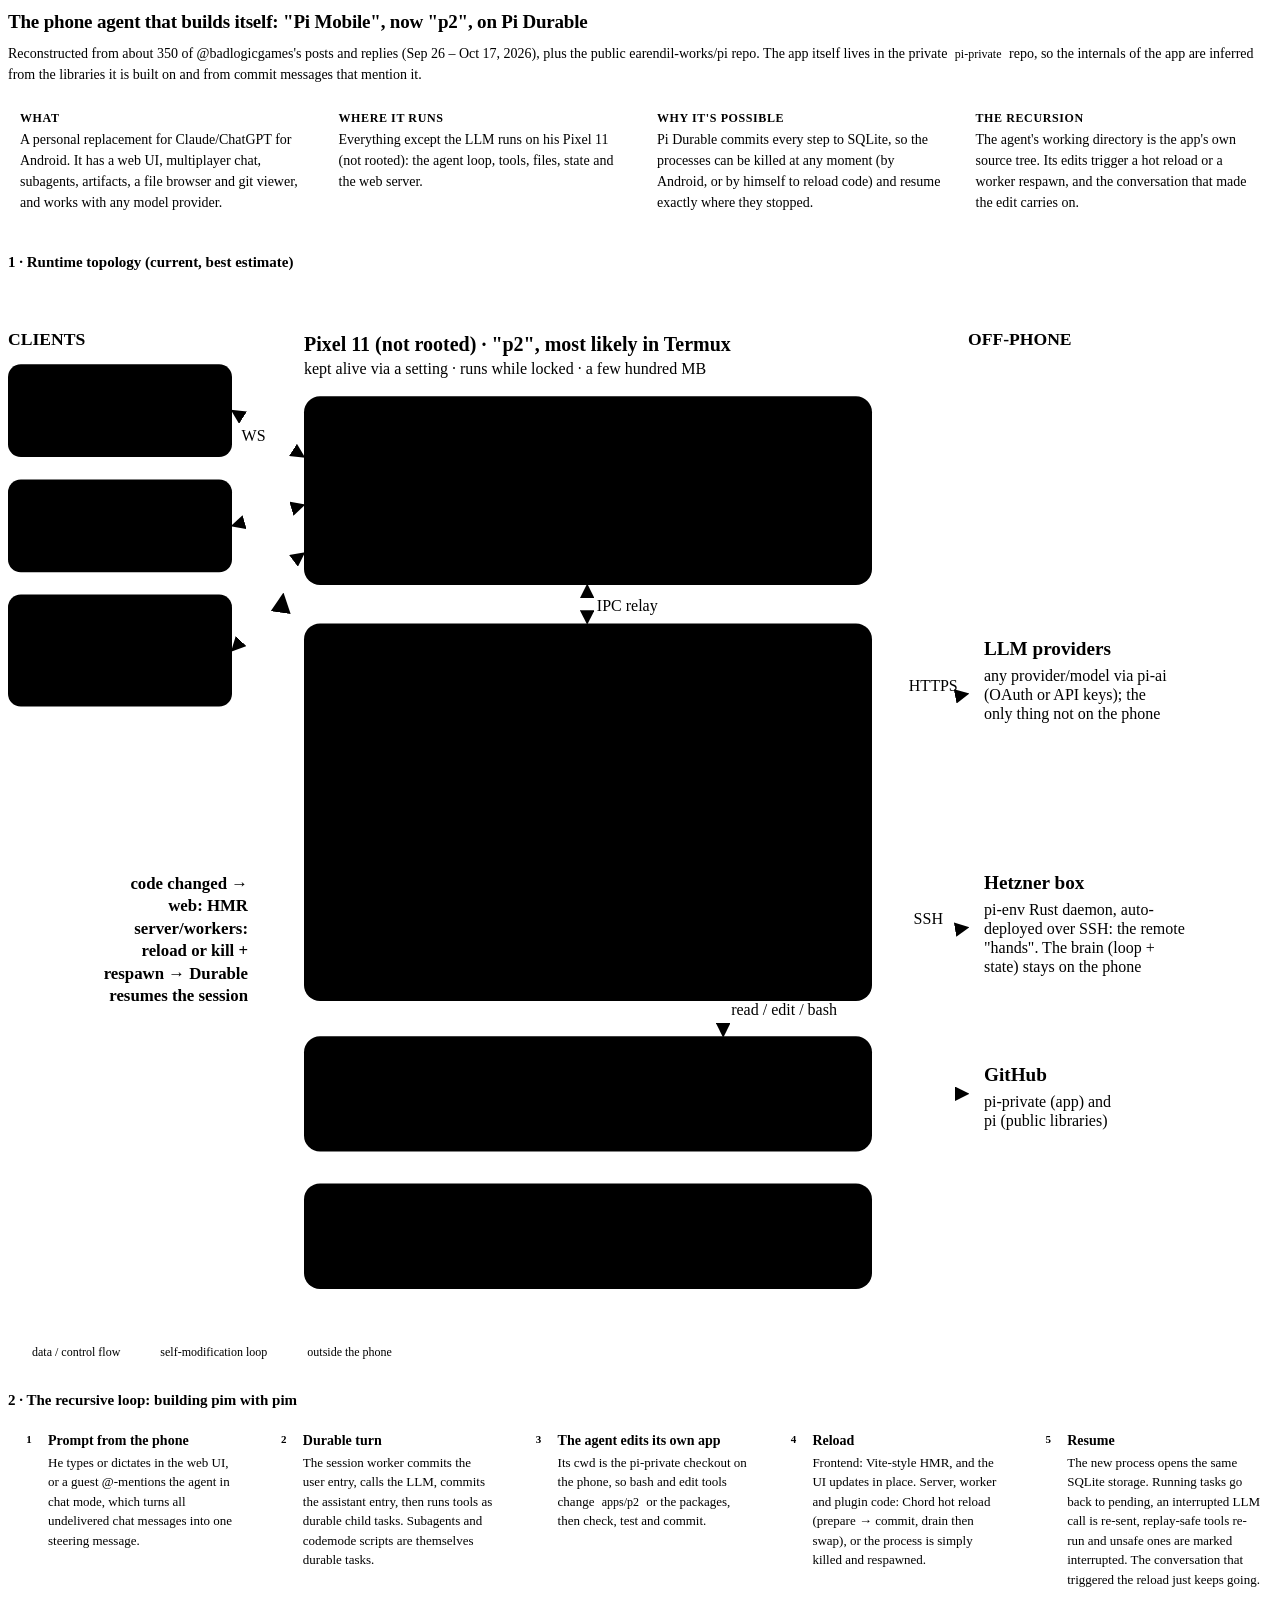
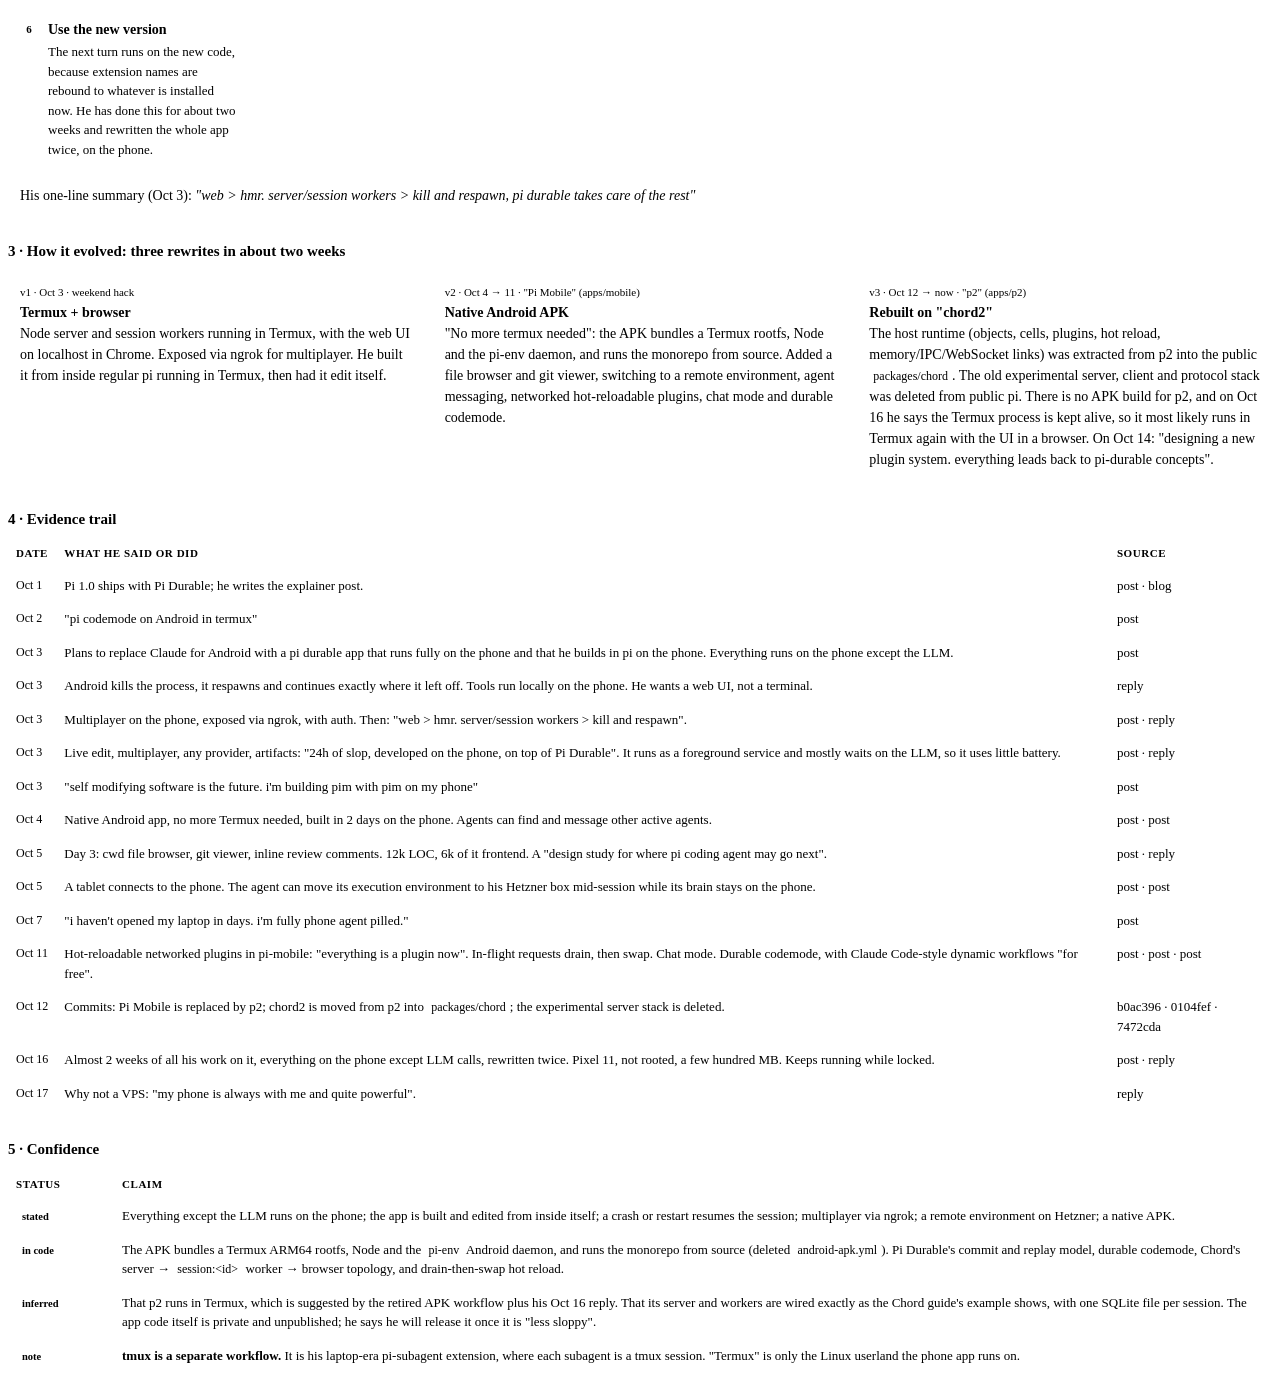
<file: docs/research/pages/01-mario-pi-mobile-architecture.html>
<!doctype html>
<html>
<head>
<meta charset="utf-8">
<meta name="viewport" content="width=device-width, initial-scale=1">
<title>Mario Zechner's phone agent: architecture</title>
<style>
  :root { --gap: 14px; }
  body { font-family: var(--font-sans); color: var(--foreground); line-height: 1.5; font-size: 14px; }
  .wrap { max-width: 100%; }
  h2 { font-size: 19px; margin: 4px 0 4px; letter-spacing: -0.01em; }
  h3 { font-size: 15px; margin: 28px 0 8px; }
  p { margin: 6px 0; }
  .lede { color: var(--muted-foreground); margin-bottom: 14px; }
  a { color: var(--accent); text-decoration: none; }
  a:hover { text-decoration: underline; }
  code { font-family: var(--font-mono); font-size: 12px; background: var(--code-background); color: var(--code-foreground); padding: 1px 4px; border-radius: 4px; }

  .tldr { display: grid; grid-template-columns: repeat(auto-fit, minmax(150px, 1fr)); gap: 10px; margin: 12px 0 4px; }
  .tldr div { border: 1px solid var(--border); border-radius: var(--radius); padding: 10px 12px; }
  .tldr b { display: block; font-size: 12px; text-transform: uppercase; letter-spacing: .05em; color: var(--muted-foreground); margin-bottom: 2px; }

  .diagram { overflow-x: auto; margin: 6px 0 0; }
  .diagram svg { display: block; min-width: 700px; width: 100%; height: auto; }
  svg text { font-family: var(--font-sans); fill: var(--foreground); }
  svg .mono { font-family: var(--font-mono); }
  svg .muted { fill: var(--muted-foreground); }
  svg .phone { fill: none; stroke: var(--foreground); stroke-width: 1.6; }
  svg .box { fill: var(--card); stroke: var(--border); stroke-width: 1.2; }
  svg .hot { fill: var(--accent-surface); stroke: var(--accent); stroke-width: 1.2; }
  svg .ext { fill: none; stroke: var(--muted-foreground); stroke-width: 1.1; stroke-dasharray: 4 3; }
  svg .chip { fill: var(--secondary); stroke: none; }
  svg .chiptext { font-size: 10px; fill: var(--secondary-foreground); }
  svg .line { stroke: var(--muted-foreground); stroke-width: 1.3; fill: none; }
  svg .loop { stroke: var(--accent); stroke-width: 1.8; fill: none; stroke-dasharray: 6 4; }
  svg .lbl { font-size: 10px; fill: var(--muted-foreground); }
  svg .lblhot { font-size: 10.5px; fill: var(--accent); font-weight: 600; }
  .legend { display: flex; flex-wrap: wrap; gap: 16px; font-size: 12px; color: var(--muted-foreground); margin: 6px 0 0; }
  .legend span::before { content: ""; display: inline-block; width: 18px; height: 0; vertical-align: middle; margin-right: 6px; border-top: 2px solid var(--muted-foreground); }
  .legend .l-loop::before { border-top: 2px dashed var(--accent); }
  .legend .l-ext::before { border-top: 1.5px dashed var(--muted-foreground); }

  .loopgrid { display: grid; grid-template-columns: repeat(auto-fit, minmax(210px, 1fr)); gap: 10px; counter-reset: step; }
  .step { border: 1px solid var(--border); border-radius: var(--radius); padding: 10px 12px 10px 40px; position: relative; }
  .step::before { counter-increment: step; content: counter(step); position: absolute; left: 11px; top: 10px; width: 20px; height: 20px; border-radius: 50%; background: var(--accent); color: var(--accent-foreground); font-size: 11px; font-weight: 700; display: grid; place-items: center; }
  .step b { display: block; }
  .step p { margin: 2px 0 0; font-size: 13px; color: var(--muted-foreground); }

  table { width: 100%; border-collapse: collapse; font-size: 13px; }
  th, td { text-align: left; vertical-align: top; padding: 7px 8px; border-bottom: 1px solid var(--border); }
  th { font-size: 11px; text-transform: uppercase; letter-spacing: .05em; color: var(--muted-foreground); font-weight: 600; }
  td.when { white-space: nowrap; font-family: var(--font-mono); font-size: 12px; color: var(--muted-foreground); }
  .tag { display: inline-block; font-size: 10.5px; font-weight: 600; padding: 1px 6px; border-radius: 999px; white-space: nowrap; }
  .fact { color: var(--success); border: 1px solid var(--success); }
  .infer { background: var(--warning-surface); color: var(--warning); border: 1px solid var(--warning); }
  .q { color: var(--muted-foreground); font-style: italic; }
  .versions { display: grid; grid-template-columns: repeat(auto-fit, minmax(200px, 1fr)); gap: 10px; }
  .versions div { border: 1px solid var(--border); border-radius: var(--radius); padding: 10px 12px; }
  .versions .v { font-family: var(--font-mono); font-size: 11px; color: var(--muted-foreground); }
  .note { border-left: 3px solid var(--accent); padding: 6px 12px; margin: 10px 0; color: var(--muted-foreground); }
</style>
</head>
<body>
<div class="wrap">

<h2>The phone agent that builds itself: "Pi Mobile", now "p2", on Pi Durable</h2>
<p class="lede">Reconstructed from about 350 of <a href="https://x.com/badlogicgames">@badlogicgames</a>'s posts and replies (Sep 26 – Oct 17, 2026), plus the public <a href="https://github.com/earendil-works/pi">earendil-works/pi</a> repo. The app itself lives in the private <code>pi-private</code> repo, so the internals of the app are inferred from the libraries it is built on and from commit messages that mention it.</p>

<div class="tldr">
  <div><b>What</b>A personal replacement for Claude/ChatGPT for Android. It has a web UI, multiplayer chat, subagents, artifacts, a file browser and git viewer, and works with any model provider.</div>
  <div><b>Where it runs</b>Everything except the LLM runs on his Pixel 11 (not rooted): the agent loop, tools, files, state and the web server.</div>
  <div><b>Why it's possible</b>Pi Durable commits every step to SQLite, so the processes can be killed at any moment (by Android, or by himself to reload code) and resume exactly where they stopped.</div>
  <div><b>The recursion</b>The agent's working directory is the app's own source tree. Its edits trigger a hot reload or a worker respawn, and the conversation that made the edit carries on.</div>
</div>

<h3>1 · Runtime topology (current, best estimate)</h3>
<div class="diagram">
<svg viewBox="0 0 790 660" role="img" aria-label="Architecture diagram">
  <defs>
    <marker id="a" viewBox="0 0 10 10" refX="9" refY="5" markerWidth="7" markerHeight="7" orient="auto-start-reverse"><path d="M0,0 L10,5 L0,10 z" fill="var(--muted-foreground)"/></marker>
    <marker id="ah" viewBox="0 0 10 10" refX="9" refY="5" markerWidth="7" markerHeight="7" orient="auto-start-reverse"><path d="M0,0 L10,5 L0,10 z" fill="var(--accent)"/></marker>
  </defs>

  <!-- Clients -->
  <text x="0" y="40" font-size="11" font-weight="700" class="muted">CLIENTS</text>
  <rect class="box" x="0" y="52" width="140" height="58" rx="8"/>
  <text x="10" y="72" font-size="12" font-weight="600">Phone UI</text>
  <text x="10" y="88" class="lbl">React web UI in a browser</text>
  <text x="10" y="100" class="lbl">(v2: inside the APK)</text>
  <rect class="box" x="0" y="124" width="140" height="58" rx="8"/>
  <text x="10" y="144" font-size="12" font-weight="600">Android tablet</text>
  <text x="10" y="160" class="lbl">same UI, connects to</text>
  <text x="10" y="172" class="lbl">the phone over the LAN</text>
  <rect class="box" x="0" y="196" width="140" height="70" rx="8"/>
  <text x="10" y="216" font-size="12" font-weight="600">Guests (Armin, …)</text>
  <text x="10" y="232" class="lbl">via an ngrok tunnel + auth</text>
  <text x="10" y="244" class="lbl">join a session, chat,</text>
  <text x="10" y="256" class="lbl">co-steer ("chat mode")</text>

  <!-- Phone -->
  <rect class="phone" x="165" y="18" width="395" height="630" rx="26"/>
  <text x="185" y="44" font-size="12.5" font-weight="700">Pixel 11 (not rooted) · "p2", most likely in Termux</text>
  <text x="185" y="58" class="lbl">kept alive via a setting · runs while locked · a few hundred MB</text>

  <!-- Server host -->
  <rect class="box" x="185" y="72" width="355" height="118" rx="10"/>
  <text x="197" y="92" font-size="12.5" font-weight="700">Chord server host (Node)</text>
  <text x="197" y="109" font-size="11">• HTTP + WebSocket, owner/guest principals from cookies</text>
  <text x="197" y="124" font-size="11">• serves the React UI (dev build with <tspan font-weight="700">HMR</tspan>)</text>
  <text x="197" y="139" font-size="11">• routes <tspan class="mono">session:&lt;id&gt;</tspan> → spawns or reuses a worker</text>
  <text x="197" y="154" font-size="11">• relays browser ↔ worker and worker ↔ worker calls</text>
  <text x="197" y="169" font-size="11">• networked plugins (server / worker / web facets),</text>
  <text x="207" y="182" font-size="11">hot reload coordinated as prepare → commit ("drain, then swap")</text>

  <!-- Workers -->
  <rect class="box" x="185" y="214" width="355" height="236" rx="10"/>
  <text x="197" y="234" font-size="12.5" font-weight="700">Session workers: one Node child per session</text>
  <text x="197" y="249" class="lbl">IPC link to the server · processLock = a single writer per storage</text>
  <rect class="hot" x="197" y="260" width="331" height="124" rx="8"/>
  <text x="209" y="279" font-size="12" font-weight="700">Pi Durable Harness</text>
  <text x="209" y="294" font-size="10.5" class="muted">conversations · immutable entries · durable tasks · docs</text>
  <rect class="chip" x="209" y="303" width="76" height="18" rx="9"/><text x="217" y="316" class="chiptext">coding tools</text>
  <rect class="chip" x="290" y="303" width="66" height="18" rx="9"/><text x="298" y="316" class="chiptext">subagents</text>
  <rect class="chip" x="361" y="303" width="132" height="18" rx="9"/><text x="369" y="316" class="chiptext">durable codemode (QuickJS)</text>
  <rect class="chip" x="209" y="326" width="112" height="18" rx="9"/><text x="217" y="339" class="chiptext">agent ↔ agent msgs</text>
  <rect class="chip" x="326" y="326" width="68" height="18" rx="9"/><text x="334" y="339" class="chiptext">chat mode</text>
  <rect class="chip" x="399" y="326" width="56" height="18" rx="9"/><text x="407" y="339" class="chiptext">artifacts</text>
  <rect class="chip" x="460" y="326" width="56" height="18" rx="9"/><text x="468" y="339" class="chiptext">MCP</text>
  <text x="209" y="362" font-size="10.5" class="muted">each turn, tool result and doc change is committed</text>
  <text x="209" y="375" font-size="10.5" class="muted">before it is shown; stream partials → <tspan class="mono">pi.live</tspan> (~100 ms)</text>
  <rect class="box" x="197" y="394" width="160" height="44" rx="8"/>
  <text x="207" y="412" font-size="11.5" font-weight="600">SQLite (WAL)</text>
  <text x="207" y="427" class="lbl">one storage per session</text>
  <rect class="box" x="367" y="394" width="161" height="44" rx="8"/>
  <text x="377" y="412" font-size="11.5" font-weight="600">ExecutionEnv</text>
  <text x="377" y="427" class="lbl">local cwd | remote (switchable)</text>

  <!-- Source tree -->
  <rect class="hot" x="185" y="472" width="355" height="72" rx="10"/>
  <text x="197" y="492" font-size="12.5" font-weight="700">The app's own source: pi-private monorepo</text>
  <text x="197" y="508" font-size="11"><tspan class="mono">apps/p2</tspan> + <tspan class="mono">packages/*</tspan> (run from source)</text>
  <text x="197" y="523" font-size="11">= the agent's cwd · browsable in the UI (files, git)</text>
  <text x="197" y="537" class="lbl">git push → GitHub (pi-private, shared parts synced to pi)</text>

  <!-- Runtime bar -->
  <rect class="box" x="185" y="564" width="355" height="66" rx="10"/>
  <text x="197" y="584" font-size="12" font-weight="700">Linux userland: Termux (Node, git, bash, …)</text>
  <text x="197" y="600" font-size="11">v2 "Pi Mobile" APK bundled the same thing itself:</text>
  <text x="197" y="614" font-size="11">Termux rootfs + Node + <tspan class="mono">pi-env-android-arm64</tspan> daemon</text>

  <!-- Right side externals -->
  <text x="600" y="40" font-size="11" font-weight="700" class="muted">OFF-PHONE</text>
  <rect class="ext" x="600" y="214" width="180" height="78" rx="8"/>
  <text x="610" y="234" font-size="12" font-weight="600">LLM providers</text>
  <text x="610" y="250" class="lbl">any provider/model via pi-ai</text>
  <text x="610" y="262" class="lbl">(OAuth or API keys); the</text>
  <text x="610" y="274" class="lbl">only thing not on the phone</text>
  <rect class="ext" x="600" y="360" width="180" height="88" rx="8"/>
  <text x="610" y="380" font-size="12" font-weight="600">Hetzner box</text>
  <text x="610" y="396" class="lbl">pi-env Rust daemon, auto-</text>
  <text x="610" y="408" class="lbl">deployed over SSH: the remote</text>
  <text x="610" y="420" class="lbl">"hands". The brain (loop +</text>
  <text x="610" y="432" class="lbl">state) stays on the phone</text>
  <rect class="ext" x="600" y="480" width="180" height="56" rx="8"/>
  <text x="610" y="500" font-size="12" font-weight="600">GitHub</text>
  <text x="610" y="516" class="lbl">pi-private (app) and</text>
  <text x="610" y="528" class="lbl">pi (public libraries)</text>

  <!-- Arrows: clients to server -->
  <path class="line" d="M140 81 L185 110" marker-end="url(#a)" marker-start="url(#a)"/>
  <path class="line" d="M140 153 L185 140" marker-end="url(#a)" marker-start="url(#a)"/>
  <path class="line" d="M140 231 C160 210 165 185 185 170" marker-end="url(#a)" marker-start="url(#a)"/>
  <text x="146" y="100" class="lbl">WS</text>
  <!-- server to workers -->
  <path class="line" d="M362 190 L362 214" marker-end="url(#a)" marker-start="url(#a)"/>
  <text x="368" y="206" class="lbl">IPC relay</text>
  <!-- workers to LLM -->
  <path class="line" d="M540 270 L600 258" marker-end="url(#a)"/>
  <text x="563" y="256" class="lbl">HTTPS</text>
  <!-- env to hetzner -->
  <path class="line" d="M528 416 L600 404" marker-end="url(#a)"/>
  <text x="566" y="402" class="lbl">SSH</text>
  <!-- env to source (local) -->
  <path class="line" d="M447 438 L447 472" marker-end="url(#a)"/>
  <text x="452" y="459" class="lbl">read / edit / bash</text>
  <!-- source to github -->
  <path class="line" d="M540 508 L600 508" marker-end="url(#a)"/>

  <!-- Self-modification loop -->
  <path class="loop" d="M185 520 C150 520 152 470 158 400 C163 330 163 260 172 196" marker-end="url(#ah)"/>
  <text x="150" y="380" class="lblhot" text-anchor="end">code changed →</text>
  <text x="150" y="394" class="lblhot" text-anchor="end">web: HMR</text>
  <text x="150" y="408" class="lblhot" text-anchor="end">server/workers:</text>
  <text x="150" y="422" class="lblhot" text-anchor="end">reload or kill +</text>
  <text x="150" y="436" class="lblhot" text-anchor="end">respawn → Durable</text>
  <text x="150" y="450" class="lblhot" text-anchor="end">resumes the session</text>
</svg>
</div>
<div class="legend"><span>data / control flow</span><span class="l-loop">self-modification loop</span><span class="l-ext">outside the phone</span></div>

<h3>2 · The recursive loop: building pim with pim</h3>
<div class="loopgrid">
  <div class="step"><b>Prompt from the phone</b><p>He types or dictates in the web UI, or a guest @-mentions the agent in chat mode, which turns all undelivered chat messages into one steering message.</p></div>
  <div class="step"><b>Durable turn</b><p>The session worker commits the user entry, calls the LLM, commits the assistant entry, then runs tools as durable child tasks. Subagents and codemode scripts are themselves durable tasks.</p></div>
  <div class="step"><b>The agent edits its own app</b><p>Its cwd is the pi-private checkout on the phone, so bash and edit tools change <code>apps/p2</code> or the packages, then check, test and commit.</p></div>
  <div class="step"><b>Reload</b><p>Frontend: Vite-style HMR, and the UI updates in place. Server, worker and plugin code: Chord hot reload (prepare → commit, drain then swap), or the process is simply killed and respawned.</p></div>
  <div class="step"><b>Resume</b><p>The new process opens the same SQLite storage. Running tasks go back to pending, an interrupted LLM call is re-sent, replay-safe tools re-run and unsafe ones are marked interrupted. The conversation that triggered the reload just keeps going.</p></div>
  <div class="step"><b>Use the new version</b><p>The next turn runs on the new code, because extension names are rebound to whatever is installed now. He has done this for about two weeks and rewritten the whole app twice, on the phone.</p></div>
</div>
<p class="note">His one-line summary (Oct 3): <span class="q">"web &gt; hmr. server/session workers &gt; kill and respawn, pi durable takes care of the rest"</span></p>

<h3>3 · How it evolved: three rewrites in about two weeks</h3>
<div class="versions">
  <div><span class="v">v1 · Oct 3 · weekend hack</span><br><b>Termux + browser</b><br>Node server and session workers running in Termux, with the web UI on localhost in Chrome. Exposed via ngrok for multiplayer. He built it from inside regular pi running in Termux, then had it edit itself.</div>
  <div><span class="v">v2 · Oct 4 → 11 · "Pi Mobile" (apps/mobile)</span><br><b>Native Android APK</b><br>"No more termux needed": the APK bundles a Termux rootfs, Node and the pi-env daemon, and runs the monorepo from source. Added a file browser and git viewer, switching to a remote environment, agent messaging, networked hot-reloadable plugins, chat mode and durable codemode.</div>
  <div><span class="v">v3 · Oct 12 → now · "p2" (apps/p2)</span><br><b>Rebuilt on "chord2"</b><br>The host runtime (objects, cells, plugins, hot reload, memory/IPC/WebSocket links) was extracted from p2 into the public <code>packages/chord</code>. The old experimental server, client and protocol stack was deleted from public pi. There is no APK build for p2, and on Oct 16 he says the Termux process is kept alive, so it most likely runs in Termux again with the UI in a browser. On Oct 14: "designing a new plugin system. everything leads back to pi-durable concepts".</div>
</div>

<h3>4 · Evidence trail</h3>
<table>
  <thead><tr><th>Date</th><th>What he said or did</th><th>Source</th></tr></thead>
  <tbody>
    <tr><td class="when">Oct 1</td><td>Pi 1.0 ships with Pi Durable; he writes the explainer post.</td><td><a href="https://x.com/badlogicgames/status/2105739632168054992">post</a> · <a href="https://earendil.com/posts/pi-durable/">blog</a></td></tr>
    <tr><td class="when">Oct 2</td><td>"pi codemode on Android in termux"</td><td><a href="https://x.com/badlogicgames/status/2106107060958212121">post</a></td></tr>
    <tr><td class="when">Oct 3</td><td>Plans to replace Claude for Android with a pi durable app that runs fully on the phone and that he builds in pi on the phone. Everything runs on the phone except the LLM.</td><td><a href="https://x.com/badlogicgames/status/2106286641551675411">post</a></td></tr>
    <tr><td class="when">Oct 3</td><td>Android kills the process, it respawns and continues exactly where it left off. Tools run locally on the phone. He wants a web UI, not a terminal.</td><td><a href="https://x.com/badlogicgames/status/2106354140343603217">reply</a></td></tr>
    <tr><td class="when">Oct 3</td><td>Multiplayer on the phone, exposed via ngrok, with auth. Then: "web &gt; hmr. server/session workers &gt; kill and respawn".</td><td><a href="https://x.com/badlogicgames/status/2106383122183196709">post</a> · <a href="https://x.com/badlogicgames/status/2106387323390960086">reply</a></td></tr>
    <tr><td class="when">Oct 3</td><td>Live edit, multiplayer, any provider, artifacts: "24h of slop, developed on the phone, on top of Pi Durable". It runs as a foreground service and mostly waits on the LLM, so it uses little battery.</td><td><a href="https://x.com/badlogicgames/status/2106452296087302173">post</a> · <a href="https://x.com/badlogicgames/status/2106485523317489902">reply</a></td></tr>
    <tr><td class="when">Oct 3</td><td>"self modifying software is the future. i'm building pim with pim on my phone"</td><td><a href="https://x.com/badlogicgames/status/2106461615793004817">post</a></td></tr>
    <tr><td class="when">Oct 4</td><td>Native Android app, no more Termux needed, built in 2 days on the phone. Agents can find and message other active agents.</td><td><a href="https://x.com/badlogicgames/status/2106855108680024232">post</a> · <a href="https://x.com/badlogicgames/status/2106818236264427975">post</a></td></tr>
    <tr><td class="when">Oct 5</td><td>Day 3: cwd file browser, git viewer, inline review comments. 12k LOC, 6k of it frontend. A "design study for where pi coding agent may go next".</td><td><a href="https://x.com/badlogicgames/status/2107121062655774922">post</a> · <a href="https://x.com/badlogicgames/status/2107121673811984637">reply</a></td></tr>
    <tr><td class="when">Oct 5</td><td>A tablet connects to the phone. The agent can move its execution environment to his Hetzner box mid-session while its brain stays on the phone.</td><td><a href="https://x.com/badlogicgames/status/2107231693568438767">post</a> · <a href="https://x.com/badlogicgames/status/2107238740230078520">post</a></td></tr>
    <tr><td class="when">Oct 7</td><td>"i haven't opened my laptop in days. i'm fully phone agent pilled."</td><td><a href="https://x.com/badlogicgames/status/2107904950453882934">post</a></td></tr>
    <tr><td class="when">Oct 11</td><td>Hot-reloadable networked plugins in pi-mobile: "everything is a plugin now". In-flight requests drain, then swap. Chat mode. Durable codemode, with Claude Code-style dynamic workflows "for free".</td><td><a href="https://x.com/badlogicgames/status/2109210439015862663">post</a> · <a href="https://x.com/badlogicgames/status/2109369789042876886">post</a> · <a href="https://x.com/badlogicgames/status/2109413968552820840">post</a></td></tr>
    <tr><td class="when">Oct 12</td><td>Commits: Pi Mobile is replaced by p2; chord2 is moved from p2 into <code>packages/chord</code>; the experimental server stack is deleted.</td><td><a href="https://github.com/earendil-works/pi/commit/b0ac396">b0ac396</a> · <a href="https://github.com/earendil-works/pi/commit/0104fef">0104fef</a> · <a href="https://github.com/earendil-works/pi/commit/7472cda">7472cda</a></td></tr>
    <tr><td class="when">Oct 16</td><td>Almost 2 weeks of all his work on it, everything on the phone except LLM calls, rewritten twice. Pixel 11, not rooted, a few hundred MB. Keeps running while locked.</td><td><a href="https://x.com/badlogicgames/status/2111189600685207559">post</a> · <a href="https://x.com/badlogicgames/status/2111214825154179397">reply</a></td></tr>
    <tr><td class="when">Oct 17</td><td>Why not a VPS: "my phone is always with me and quite powerful".</td><td><a href="https://x.com/badlogicgames/status/2111360091047727409">reply</a></td></tr>
  </tbody>
</table>

<h3>5 · Confidence</h3>
<table>
  <thead><tr><th style="width:90px">Status</th><th>Claim</th></tr></thead>
  <tbody>
    <tr><td><span class="tag fact">stated</span></td><td>Everything except the LLM runs on the phone; the app is built and edited from inside itself; a crash or restart resumes the session; multiplayer via ngrok; a remote environment on Hetzner; a native APK.</td></tr>
    <tr><td><span class="tag fact">in code</span></td><td>The APK bundles a Termux ARM64 rootfs, Node and the <code>pi-env</code> Android daemon, and runs the monorepo from source (deleted <code>android-apk.yml</code>). Pi Durable's commit and replay model, durable codemode, Chord's server → <code>session:&lt;id&gt;</code> worker → browser topology, and drain-then-swap hot reload.</td></tr>
    <tr><td><span class="tag infer">inferred</span></td><td>That p2 runs in Termux, which is suggested by the retired APK workflow plus his Oct 16 reply. That its server and workers are wired exactly as the Chord guide's example shows, with one SQLite file per session. The app code itself is private and unpublished; he says he will release it once it is "less sloppy".</td></tr>
    <tr><td><span class="tag infer">note</span></td><td><b>tmux is a separate workflow.</b> It is his laptop-era <a href="https://github.com/badlogic/pi-subagent">pi-subagent</a> extension, where each subagent is a tmux session. "Termux" is only the Linux userland the phone app runs on.</td></tr>
  </tbody>
</table>

</div>
</body>
</html>
</file>
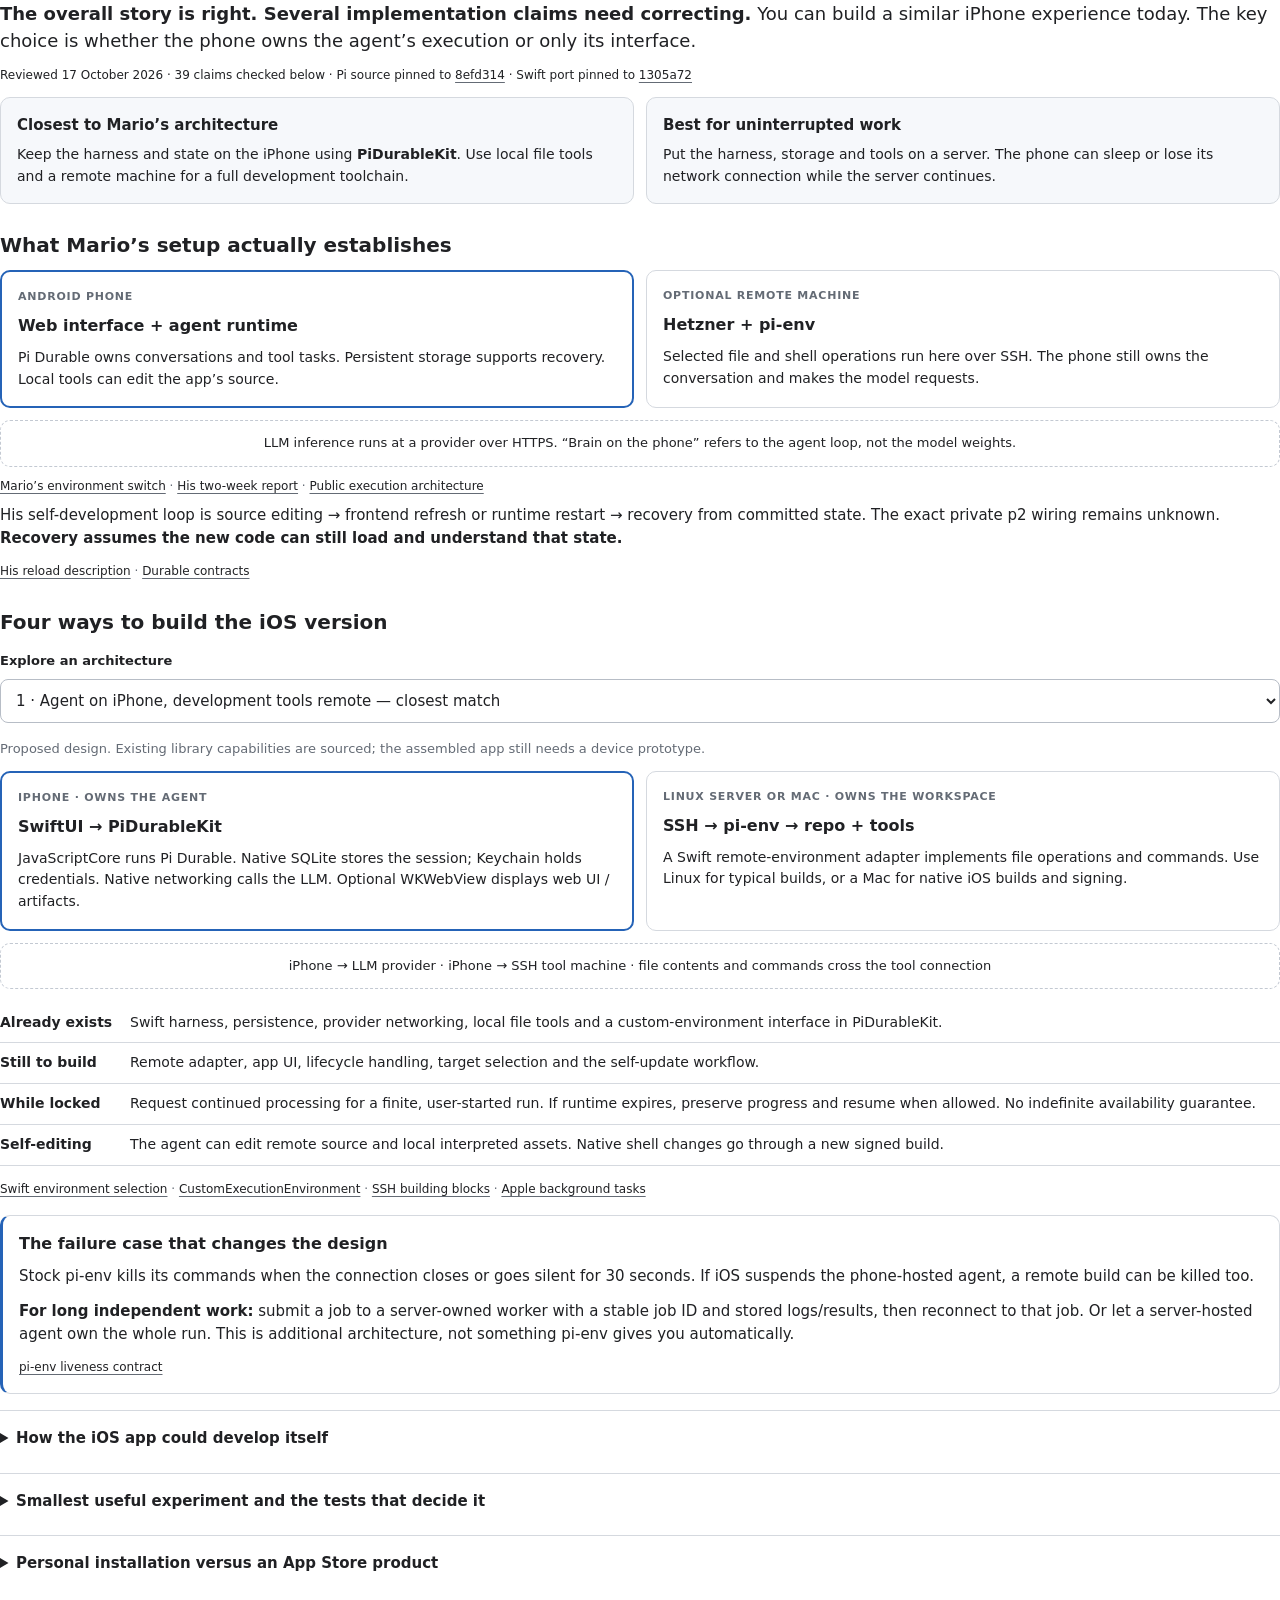
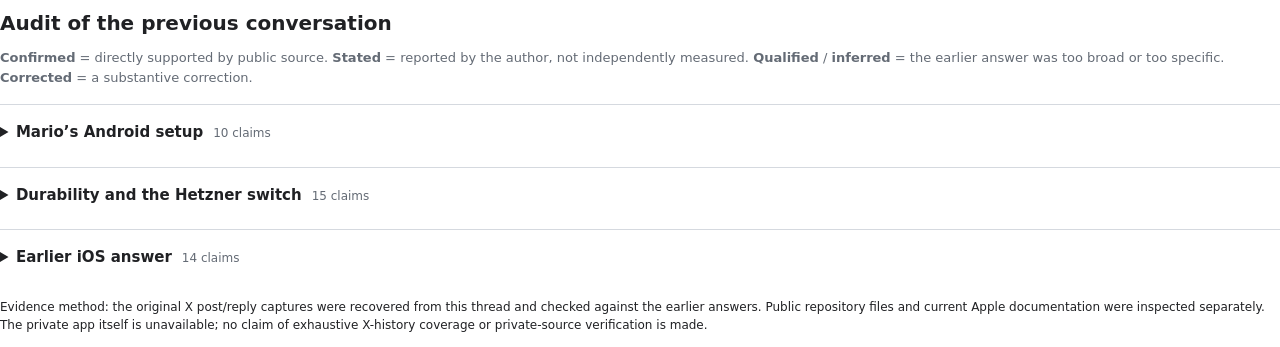
<file: docs/research/pages/02-pi-ios-verified.html>
<!doctype html>
<html lang="en"><head><meta charset="utf-8"><meta name="viewport" content="width=device-width, initial-scale=1"><title>Pi on iOS — verified architecture and options</title>
<style>
*{box-sizing:border-box}body{margin:0;color:var(--foreground,#202124);font:15px/1.55 var(--font-sans,system-ui,sans-serif)}p{margin:8px 0 12px}a{color:var(--foreground,#202124);text-decoration-color:var(--muted-foreground,#646b75);text-underline-offset:3px;overflow-wrap:anywhere}h2{font-size:20px;line-height:1.3;margin:28px 0 12px}h3{font-size:16px;margin:0 0 8px}h4{font-size:15px;margin:7px 0 5px}small,.muted,.source{color:var(--muted-foreground,#646b75)}.source{font-size:12px;line-height:1.6;margin:10px 0 0}.lede{font-size:18px;line-height:1.5;margin-top:0}.meta{font-size:12px}.grid{display:grid;grid-template-columns:repeat(2,minmax(0,1fr));gap:12px}.card,.node,.callout{padding:16px;border:1px solid var(--border,#d5d9df);border-radius:var(--radius,10px)}.card{background:var(--card,#f6f8fb)}.card strong{display:block;margin-bottom:7px}.card p{margin:0;font-size:14px}.callout{border-left:3px solid var(--accent,#2563b7);margin:14px 0}.callout p:last-child{margin-bottom:0}.badge{display:inline-block;font:600 11px/1.4 var(--font-sans,system-ui);padding:3px 7px;border-radius:5px;background:var(--secondary,#ecedf0);color:var(--secondary-foreground,#353c47)}.confirmed{border-left:3px solid var(--success,#246f52);background:var(--secondary,#ecedf0);color:var(--foreground,#202124)}.corrected{background:var(--warning-surface,#fff0d5);color:var(--warning-foreground,#705318)}.stated{border-left:3px solid var(--info,#245d93);background:var(--secondary,#ecedf0);color:var(--foreground,#202124)}.qualified,.inferred{background:var(--secondary,#e8eaf0);color:var(--secondary-foreground,#454a59)}.label{font-size:11px;font-weight:700;letter-spacing:.07em;text-transform:uppercase;color:var(--muted-foreground,#646b75);margin-bottom:9px}.node strong{display:block;font-size:16px}.node p{font-size:14px;margin-bottom:0}.phone{border:2px solid var(--accent,#2563b7)}.arrow{text-align:center;font-size:13px;color:var(--muted-foreground,#646b75);padding:9px}.provider{padding:12px 16px;border:1px dashed var(--border,#c3c9d2);border-radius:var(--radius,10px);text-align:center;font-size:13px;margin-top:12px}.selector{margin:16px 0}.selector label{font-size:13px;font-weight:600;display:block;margin-bottom:7px}select{appearance:auto;max-width:100%;width:100%;padding:11px;font:inherit;color:var(--foreground,#202124);background:var(--card,#fff);border:1px solid var(--border,#b7bdc6);border-radius:var(--radius,8px)}select:focus-visible,summary:focus-visible{outline:2px solid var(--accent,#2563b7);outline-offset:3px}[hidden]{display:none!important}.scene{margin:16px 0}.scene>.muted{font-size:13px}.outcome{margin:12px 0 0;font-size:14px}.facts{display:grid;grid-template-columns:130px 1fr;gap:0;margin:14px 0}.facts dt,.facts dd{margin:0;padding:9px 0;border-bottom:1px solid var(--border,#d5d9df);font-size:14px}.facts dt{font-weight:600;padding-right:12px}details{border-top:1px solid var(--border,#d5d9df);margin:16px 0 0;padding-top:14px}summary{cursor:pointer;font-weight:650;font-size:15px;line-height:1.5;padding:2px 0 7px}.count{font-size:12px;color:var(--muted-foreground,#646b75);font-weight:400;margin-left:10px}.claim{padding:15px 0;border-bottom:1px solid var(--border,#d5d9df)}.claim:last-child{border:0}.claim p{margin-bottom:0;font-size:14px}.claim .source{font-size:12px}.flow{display:flex;flex-wrap:wrap;gap:6px;align-items:center;margin:14px 0}.flow span{padding:7px 9px;border:1px solid var(--border,#d5d9df);border-radius:6px;font-size:12px}.flow b{font-size:12px;color:var(--muted-foreground,#646b75)}ol,ul{padding-left:22px}li{margin:9px 0}code{font:12px var(--font-mono,monospace);overflow-wrap:anywhere}.steps li b{display:block}.caption{font-size:13px;color:var(--muted-foreground,#646b75)}.divider{height:1px;background:var(--border,#d5d9df);margin:24px 0}
@media(max-width:520px){.grid{grid-template-columns:1fr}.facts{grid-template-columns:100px 1fr}.lede{font-size:17px}h2{font-size:19px}}
</style></head><body>
<p class="lede"><b>The overall story is right. Several implementation claims need correcting.</b> You can build a similar iPhone experience today. The key choice is whether the phone owns the agent’s execution or only its interface.</p>
<p class="meta">Reviewed 17 October 2026 · 39 claims checked below · Pi source pinned to <a href="https://github.com/earendil-works/pi/tree/8efd314fa3d3232ce197d8d7a6a5660530b9d83e" target="_blank" rel="noopener noreferrer">8efd314</a> · Swift port pinned to <a href="https://github.com/finnvoor/PiDurableKit/tree/1305a72ffe5ea29a9f5e7d576a7cf9334189c1ef" target="_blank" rel="noopener noreferrer">1305a72</a></p>
<div class="grid">
<div class="card"><strong>Closest to Mario’s architecture</strong><p>Keep the harness and state on the iPhone using <b>PiDurableKit</b>. Use local file tools and a remote machine for a full development toolchain.</p></div>
<div class="card"><strong>Best for uninterrupted work</strong><p>Put the harness, storage and tools on a server. The phone can sleep or lose its network connection while the server continues.</p></div>
</div>

<h2>What Mario’s setup actually establishes</h2>
<div class="grid">
<div class="node phone"><div class="label">Android phone</div><strong>Web interface + agent runtime</strong><p>Pi Durable owns conversations and tool tasks. Persistent storage supports recovery. Local tools can edit the app’s source.</p></div>
<div class="node"><div class="label">Optional remote machine</div><strong>Hetzner + pi-env</strong><p>Selected file and shell operations run here over SSH. The phone still owns the conversation and makes the model requests.</p></div>
</div>
<div class="provider">LLM inference runs at a provider over HTTPS. “Brain on the phone” refers to the agent loop, not the model weights.</div>
<p class="source"><a href="https://x.com/badlogicgames/status/2107238740230078520" target="_blank" rel="noopener noreferrer">Mario’s environment switch</a> · <a href="https://x.com/badlogicgames/status/2111189600685207559" target="_blank" rel="noopener noreferrer">His two-week report</a> · <a href="https://github.com/earendil-works/pi/blob/8efd314fa3d3232ce197d8d7a6a5660530b9d83e/packages/env/README.md" target="_blank" rel="noopener noreferrer">Public execution architecture</a></p>
<p>His self-development loop is source editing → frontend refresh or runtime restart → recovery from committed state. The exact private p2 wiring remains unknown. <b>Recovery assumes the new code can still load and understand that state.</b></p>
<p class="source"><a href="https://x.com/badlogicgames/status/2106387323390960086" target="_blank" rel="noopener noreferrer">His reload description</a> · <a href="https://github.com/earendil-works/pi/blob/8efd314fa3d3232ce197d8d7a6a5660530b9d83e/packages/durable/docs/spec.md" target="_blank" rel="noopener noreferrer">Durable contracts</a></p>

<h2>Four ways to build the iOS version</h2>
<div class="selector"><label for="architecture">Explore an architecture</label><select id="architecture">
<option value="phone">1 · Agent on iPhone, development tools remote — closest match</option>
<option value="server">2 · Agent on server, iPhone as client — simplest reliable workflow</option>
<option value="local">3 · Everything local, with a constrained toolset — no VPS</option>
<option value="emulator">4 · Linux emulation on iPhone — experimental toolchain</option>
</select></div>
<div aria-live="polite">
<section class="scene" data-architecture="phone">
<p class="muted">Proposed design. Existing library capabilities are sourced; the assembled app still needs a device prototype.</p>
<div class="grid">
<div class="node phone"><div class="label">iPhone · owns the agent</div><strong>SwiftUI → PiDurableKit</strong><p>JavaScriptCore runs Pi Durable. Native SQLite stores the session; Keychain holds credentials. Native networking calls the LLM. Optional WKWebView displays web UI / artifacts.</p></div>
<div class="node"><div class="label">Linux server or Mac · owns the workspace</div><strong>SSH → pi-env → repo + tools</strong><p>A Swift remote-environment adapter implements file operations and commands. Use Linux for typical builds, or a Mac for native iOS builds and signing.</p></div>
</div>
<div class="provider">iPhone → LLM provider · iPhone → SSH tool machine · file contents and commands cross the tool connection</div>
<dl class="facts"><dt>Already exists</dt><dd>Swift harness, persistence, provider networking, local file tools and a custom-environment interface in PiDurableKit.</dd><dt>Still to build</dt><dd>Remote adapter, app UI, lifecycle handling, target selection and the self-update workflow.</dd><dt>While locked</dt><dd>Request continued processing for a finite, user-started run. If runtime expires, preserve progress and resume when allowed. No indefinite availability guarantee.</dd><dt>Self-editing</dt><dd>The agent can edit remote source and local interpreted assets. Native shell changes go through a new signed build.</dd></dl>
<p class="source"><a href="https://github.com/finnvoor/PiDurableKit/blob/1305a72ffe5ea29a9f5e7d576a7cf9334189c1ef/Sources/PiDurableKit/Harness.swift" target="_blank" rel="noopener noreferrer">Swift environment selection</a> · <a href="https://github.com/finnvoor/PiDurableKit/blob/1305a72ffe5ea29a9f5e7d576a7cf9334189c1ef/Sources/PiDurableKit/Environment.swift" target="_blank" rel="noopener noreferrer">CustomExecutionEnvironment</a> · <a href="https://github.com/apple/swift-nio-ssh" target="_blank" rel="noopener noreferrer">SSH building blocks</a> · <a href="https://developer.apple.com/documentation/backgroundtasks/performing-long-running-tasks-on-ios-and-ipados" target="_blank" rel="noopener noreferrer">Apple background tasks</a></p>
</section>
<section class="scene" data-architecture="server" hidden>
<p class="muted">Proposed design with the least platform-specific work. This preserves developing the app through itself, while relocating the agent.</p>
<div class="grid">
<div class="node phone"><div class="label">iPhone · interface</div><strong>Safari / Home Screen web app</strong><p>Chat, source review and previews. Reconnect to the server and load committed events after losing a connection. A native client can be added later.</p></div>
<div class="node"><div class="label">Server or Mac · execution</div><strong>Pi Durable + SQLite + workspace</strong><p>Runs the agent, calls the LLM and executes tools. A process supervisor restarts workers. The agent edits the same application that serves the phone UI.</p></div>
</div>
<div class="provider">iPhone ↔ authenticated HTTPS / streaming events ↔ server → LLM provider</div>
<dl class="facts"><dt>Reuse</dt><dd>The existing Node runtime and local execution adapter. pi-env is only needed if tools run on a second machine.</dd><dt>While locked</dt><dd>The server keeps running independently of the phone. Reconnection restores the view.</dd><dt>Self-editing</dt><dd>Web assets and server code can be rebuilt and reloaded. Preserve state and a working recovery path.</dd><dt>Trade-off</dt><dd>The server holds the session and usually provider credentials. It needs hosting, authentication and maintenance.</dd></dl>
<p class="source"><a href="https://github.com/earendil-works/pi/blob/8efd314fa3d3232ce197d8d7a6a5660530b9d83e/packages/durable/README.md" target="_blank" rel="noopener noreferrer">Persistent harness</a> · <a href="https://github.com/earendil-works/pi/blob/8efd314fa3d3232ce197d8d7a6a5660530b9d83e/packages/chord/docs/guide.md" target="_blank" rel="noopener noreferrer">Networked app building blocks</a></p>
</section>
<section class="scene" data-architecture="local" hidden>
<p class="muted">Proposed design for local web apps, scripting and documents. It trades toolchain breadth for independence from a development server.</p>
<div class="node phone"><div class="label">iPhone · runtime, files and tools</div><strong>PiDurableKit + sandbox workspace</strong><p>Read / write / edit local files. Run JavaScript through code mode or a dedicated interpreter. Add browser-hosted Python / WASM for workloads that fit. Preview generated web apps in a webview.</p></div>
<div class="provider">Cloud model requests still need network access. “No VPS” does not mean offline AI.</div>
<dl class="facts"><dt>Works well for</dt><dd>HTML/CSS/JS artifacts, data transformations, small scripts and tool orchestration.</dd><dt>Missing</dt><dd>Arbitrary native processes, the complete npm / Unix environment, Docker and the Xcode toolchain. Package compatibility must be measured.</dd><dt>Self-editing</dt><dd>Edit interpreted app modules and previews. The native app remains a fixed host until rebuilt.</dd><dt>While locked</dt><dd>The same native background-task limits apply; webview execution should be tested separately.</dd></dl>
<p class="source"><a href="https://github.com/finnvoor/PiDurableKit/blob/1305a72ffe5ea29a9f5e7d576a7cf9334189c1ef/Sources/PiDurableKit/Harness.swift" target="_blank" rel="noopener noreferrer">Local sandbox files</a> · <a href="https://github.com/finnvoor/PiDurableKit/blob/1305a72ffe5ea29a9f5e7d576a7cf9334189c1ef/Sources/PiDurableKit/Runtime/CodemodeWorkers.swift" target="_blank" rel="noopener noreferrer">Code-mode workers</a> · <a href="https://github.com/ish-app/ish" target="_blank" rel="noopener noreferrer">Separate emulation alternative</a></p>
</section>
<section class="scene" data-architecture="emulator" hidden>
<p class="muted">An exploratory route when a local Linux userland matters enough to accept compatibility work.</p>
<div class="node phone"><div class="label">iPhone · single app sandbox</div><strong>iSH / ios-linuxkit → guest Linux → Pi</strong><p>Linux process behavior is emulated inside the host app. ios-linuxkit can pretranslate selected programs before the app build; other code falls back to interpretation.</p></div>
<div class="provider">Guest tools and agent remain subject to the host iOS app’s lifetime. LLM calls still go out to a provider.</div>
<dl class="facts"><dt>Evidence</dt><dd>Rui Carmo reported Pi 1.0.2 on an iPhone. Current ios-linuxkit documentation describes accelerated builds as experimental and notes a Bun/Pi iPhone crash under investigation.</dd><dt>What to measure</dt><dd>Agent startup, SQLite recovery, package installs, filesystem behavior, builds, memory and battery on the actual device.</dd><dt>Self-editing</dt><dd>Guest source can change; pretranslated host code still belongs to the signed app build.</dd><dt>Verdict</dt><dd>Worth a technical experiment. I would not make it the dependency for the first dependable app.</dd></dl>
<p class="source"><a href="https://github.com/ish-app/ish" target="_blank" rel="noopener noreferrer">iSH</a> · <a href="https://github.com/rcarmo/ios-linuxkit#aot-builds" target="_blank" rel="noopener noreferrer">ios-linuxkit limitations</a> · <a href="https://x.com/rcarmo/status/2106862217714950330" target="_blank" rel="noopener noreferrer">Pi-on-iPhone report</a></p>
</section>
</div>

<div class="callout"><h3>The failure case that changes the design</h3><p>Stock pi-env kills its commands when the connection closes or goes silent for 30 seconds. If iOS suspends the phone-hosted agent, a remote build can be killed too.</p><p><b>For long independent work:</b> submit a job to a server-owned worker with a stable job ID and stored logs/results, then reconnect to that job. Or let a server-hosted agent own the whole run. This is additional architecture, not something pi-env gives you automatically.</p><p class="source"><a href="https://github.com/earendil-works/pi/blob/8efd314fa3d3232ce197d8d7a6a5660530b9d83e/packages/env/docs/protocol.md#liveness" target="_blank" rel="noopener noreferrer">pi-env liveness contract</a></p></div>

<details><summary>How the iOS app could develop itself</summary>
<p>Keep a small native host stable and make the experiment’s JS / web layer replaceable. Start with a personally signed prototype; distribution requirements are a separate constraint.</p>
<div class="flow"><span>Ask for a feature</span><b>→</b><span>Edit source</span><b>→</b><span>Build + validate</span><b>→</b><span>Activate version</span><b>→</b><span>Resume session</span></div>
<ol class="steps">
<li><b>Keep source, runtime bundles and durable data separate.</b>The agent edits a workspace. Build a candidate bundle in a new version directory; it should not overwrite the active runtime piecemeal.</li>
<li><b>Use a remote build first.</b>Compile TS / web assets on the tool machine and load the result into the development app. Browser compilation with esbuild-wasm is an optional later experiment.</li>
<li><b>Switch versions at an explicit checkpoint.</b>Let current work settle or be recorded as interrupted, close the old harness, then open the same storage under the new version. Only one harness owns that storage.</li>
<li><b>Keep a known-working boot path.</b>If loading fails, choose the previous bundle. Back up data before migrations; reverting code alone cannot undo an incompatible schema change.</li>
<li><b>Treat native changes as builds.</b>Swift, native bridges, entitlements and bundled machine code need a new signed app. The agent can prepare those changes remotely; an Apple-supported installation step remains.</li>
</ol>
<p class="source">Design proposal informed by <a href="https://github.com/earendil-works/pi/blob/8efd314fa3d3232ce197d8d7a6a5660530b9d83e/packages/durable/README.md#storage" target="_blank" rel="noopener noreferrer">storage ownership</a>, <a href="https://github.com/finnvoor/PiDurableKit/blob/1305a72ffe5ea29a9f5e7d576a7cf9334189c1ef/README.md#javascript-extensions" target="_blank" rel="noopener noreferrer">JS extension loading</a>, and <a href="https://esbuild.github.io/api/#browser" target="_blank" rel="noopener noreferrer">esbuild’s browser API</a>.</p>
</details>

<details><summary>Smallest useful experiment and the tests that decide it</summary>
<p>For the closest match, use <b>SwiftUI + the existing PiDurableKit runtime + one remote workspace</b>. Keep the first tool adapter narrow. Add full pi-env coverage only after the loop works.</p>
<ol class="steps">
<li><b>Prove durable local chat.</b>Use SQLite and a test provider. Kill the app after a committed tool intent, reopen it, and check safe replay versus an interrupted side effect.</li>
<li><b>Prove the remote boundary.</b>Read, edit and test a small project. Disconnect during execution and display the actual outcome. Label every result with the machine, workspace and revision.</li>
<li><b>Prove iOS background behavior on hardware.</b>Try a finite run with BGContinuedProcessingTask. Test screen locking, app switching, network changes, cancellation and expiration. Report real progress; handle a request that cannot start.</li>
<li><b>Prove one self-update.</b>Have the agent add a visible web/UI feature, activate it, and continue the same conversation. Then deliberately break the candidate and verify recovery to the working version.</li>
<li><b>Choose the operating mode from that result.</b>If background reliability is inadequate, put long jobs—or the whole harness—on the server. Avoid automatic phone/server migration until ownership and synchronization are explicitly designed.</li>
</ol>
<p>PiDurableKit already exposes native SQLite and custom environments. Its reviewed bundle uses Pi 1.2.0, so pin compatible revisions before testing against the 1.3.0 pi-env code.</p>
<p class="source"><a href="https://github.com/finnvoor/PiDurableKit/blob/1305a72ffe5ea29a9f5e7d576a7cf9334189c1ef/JS/package.json" target="_blank" rel="noopener noreferrer">Version pin</a> · <a href="https://github.com/finnvoor/PiDurableKit/blob/1305a72ffe5ea29a9f5e7d576a7cf9334189c1ef/Sources/PiDurableKit/Environment.swift" target="_blank" rel="noopener noreferrer">Adapter boundary</a> · <a href="https://developer.apple.com/videos/play/wwdc2025/227/" target="_blank" rel="noopener noreferrer">Background progress and expiration</a></p>
</details>

<details><summary>Personal installation versus an App Store product</summary>
<p>Personally installing a development build makes experimentation easier, but retains the iOS sandbox and signing rules. A fixed native shell with editable interpreted assets is a plausible development design.</p>
<p>For distribution, Apple’s 2.5.2 and 4.7 rules need to be considered together. Some downloadable web apps and plugins are permitted under conditions; unrestricted changes to the host app’s functionality are not automatically covered. A web application accessed in Safari is the cleanest first route for a remotely hosted self-editing experience.</p>
<p class="source"><a href="https://developer.apple.com/app-store/review/guidelines/" target="_blank" rel="noopener noreferrer">App Review Guidelines</a> · <a href="https://developer.apple.com/help/account/basics/about-your-developer-account" target="_blank" rel="noopener noreferrer">Personal Team installation</a></p>
</details>

<h2>Audit of the previous conversation</h2>
<p class="caption"><b>Confirmed</b> = directly supported by public source. <b>Stated</b> = reported by the author, not independently measured. <b>Qualified</b> / <b>inferred</b> = the earlier answer was too broad or too specific. <b>Corrected</b> = a substantive correction.</p>
<details class="audit-group"><summary>Mario’s Android setup<span class="count">10 claims</span></summary><div class="claims"><article class="claim"><span class="badge confirmed">Confirmed</span><h4>Name and purpose</h4><p>It is <b>Pi Durable</b>, a TypeScript agent harness, not “Py Durable” or a Python runtime. Mario calls his personal app pim / Pi Mobile; a later version is p2.</p><p class="source"><a href="https://github.com/earendil-works/pi/blob/8efd314fa3d3232ce197d8d7a6a5660530b9d83e/packages/durable/package.json" target="_blank" rel="noopener noreferrer">package</a> · <a href="https://x.com/badlogicgames/status/2106461615793004817" target="_blank" rel="noopener noreferrer">pim post</a></p></article><article class="claim"><span class="badge stated">Stated</span><h4>Almost two weeks of phone development</h4><p>Mario says his app runs on the phone except for LLM calls, that he uses it for his work, and that he rewrote it twice. This confirms his report, not independent battery, performance or productivity measurements.</p><p class="source"><a href="https://x.com/badlogicgames/status/2111189600685207559" target="_blank" rel="noopener noreferrer">16 Oct post</a></p></article><article class="claim"><span class="badge stated">Stated</span><h4>Device, memory and screen locking</h4><p>He reports an unrooted Pixel 11, a few hundred MB with many sessions, and a Termux setting keeping the process alive while locked. These are observations about his setup, not Android uptime guarantees.</p><p class="source"><a href="https://x.com/badlogicgames/status/2111342152513208371" target="_blank" rel="noopener noreferrer">device reply</a> · <a href="https://x.com/badlogicgames/status/2111214825154179397" target="_blank" rel="noopener noreferrer">lock-screen reply</a></p></article><article class="claim"><span class="badge confirmed">Confirmed</span><h4>Private app; public building blocks</h4><p>The 12 Oct commit explicitly says apps/mobile in pi-private is replaced by apps/p2. It removes the public APK workflow. We cannot inspect private p2 or prove that no private APK build exists.</p><p class="source"><a href="https://github.com/earendil-works/pi/commit/b0ac39687a0a269aed4d5f6c62479306a825b532" target="_blank" rel="noopener noreferrer">retirement commit</a></p></article><article class="claim"><span class="badge qualified">Qualified</span><h4>Termux → native APK → p2</h4><p>The 4 Oct APK announcement is real. The deleted workflow packages Termux ARM64 tools, TLS certificates, the source-tree runtime and pi-env daemons. Its private packaging scripts are unavailable. The later Termux reply supports a Termux-hosted p2; its exact current UI container remains unverified.</p><p class="source"><a href="https://x.com/badlogicgames/status/2106855108680024232" target="_blank" rel="noopener noreferrer">APK post</a> · <a href="https://github.com/earendil-works/pi/blob/da0eadf0433d29516287c7e3d7b3db325a446281/.github/workflows/android-apk.yml" target="_blank" rel="noopener noreferrer">old workflow</a></p></article><article class="claim"><span class="badge inferred">Inferred</span><h4>React, Vite, one worker / SQLite file per session</h4><p>A web UI and HMR are explicitly described. The Chord guide documents server / worker / browser routing. That does not prove the private app’s exact framework, worker count, database layout, or wiring. The old page’s precise diagram overreached.</p><p class="source"><a href="https://x.com/badlogicgames/status/2106387323390960086" target="_blank" rel="noopener noreferrer">reload reply</a> · <a href="https://github.com/earendil-works/pi/blob/8efd314fa3d3232ce197d8d7a6a5660530b9d83e/packages/chord/docs/guide.md" target="_blank" rel="noopener noreferrer">Chord guide</a></p></article><article class="claim"><span class="badge stated">Stated</span><h4>Multiplayer, tablet, features and size</h4><p>Posts support ngrok with authentication, a tablet connecting to the phone, artifacts, agent messaging, a file / git viewer, chat mode and code mode. Inline review comments were still in progress in the 5 Oct post. “Any provider” means supported / integrated providers, not guaranteed compatibility with every model. The 12k / 6k LOC figures are his contemporary estimate.</p><p class="source"><a href="https://x.com/badlogicgames/status/2106383122183196709" target="_blank" rel="noopener noreferrer">multiplayer</a> · <a href="https://x.com/badlogicgames/status/2106392685497962497" target="_blank" rel="noopener noreferrer">auth</a> · <a href="https://x.com/badlogicgames/status/2107231693568438767" target="_blank" rel="noopener noreferrer">tablet</a> · <a href="https://x.com/badlogicgames/status/2106818236264427975" target="_blank" rel="noopener noreferrer">agents</a> · <a href="https://x.com/badlogicgames/status/2107121673811984637" target="_blank" rel="noopener noreferrer">size</a> · <a href="https://x.com/badlogicgames/status/2109369789042876886" target="_blank" rel="noopener noreferrer">chat</a> · <a href="https://x.com/badlogicgames/status/2109413968552820840" target="_blank" rel="noopener noreferrer">code mode</a></p></article><article class="claim"><span class="badge qualified">Qualified</span><h4>tmux versus Termux</h4><p>Termux supplies an Android userland; tmux manages terminal sessions. The public pi-subagent extension does use one tmux session per child agent. Calling this exclusively a “laptop-era” workflow, or proving he never uses tmux on the phone, goes beyond the evidence.</p><p class="source"><a href="https://github.com/badlogic/pi-subagent" target="_blank" rel="noopener noreferrer">pi-subagent</a></p></article><article class="claim"><span class="badge stated">Stated</span><h4>Low battery use; Rust builds would be expensive</h4><p>Mario explicitly describes a foreground service spending most of its time waiting for LLM replies, and flags Rust compilation as heavier. No battery benchmark or build measurement was supplied.</p><p class="source"><a href="https://x.com/badlogicgames/status/2106485523317489902" target="_blank" rel="noopener noreferrer">foreground-service reply</a></p></article><article class="claim"><span class="badge confirmed">Confirmed</span><h4>Dogfooding feeds the public libraries</h4><p>Durable code mode landed on 11 Oct; the 12 Oct Chord commit moved the host runtime out of p2. Mario calls the app a design study. Future product plans and a release date remain unknown.</p><p class="source"><a href="https://github.com/earendil-works/pi/commit/7b597d1" target="_blank" rel="noopener noreferrer">code-mode commit</a> · <a href="https://github.com/earendil-works/pi/commit/0104fef1e95e07c19d63e4eb9f63c7ca1dc01b2d" target="_blank" rel="noopener noreferrer">Chord extraction</a> · <a href="https://x.com/badlogicgames/status/2107121062655774922" target="_blank" rel="noopener noreferrer">design study</a></p></article></div></details><details class="audit-group"><summary>Durability and the Hetzner switch<span class="count">15 claims</span></summary><div class="claims"><article class="claim"><span class="badge confirmed">Confirmed</span><h4>The core split</h4><p>The harness, its storage and provider credentials can stay on the phone while a remote ExecutionEnv handles tool operations. “Brain” means orchestration here: the LLM inference is still at the provider.</p><p class="source"><a href="https://github.com/earendil-works/pi/blob/8efd314fa3d3232ce197d8d7a6a5660530b9d83e/packages/env/README.md" target="_blank" rel="noopener noreferrer">pi-env design</a></p></article><article class="claim"><span class="badge corrected">Corrected</span><h4>NodeExecutionEnv is the default</h4><p>The earlier answer was wrong. Without an env option, the harness has <b>no execution environment</b>. The application supplies NodeExecutionEnv or another implementation.</p><p class="source"><a href="https://github.com/earendil-works/pi/blob/8efd314fa3d3232ce197d8d7a6a5660530b9d83e/packages/durable/docs/spec.md#environment" target="_blank" rel="noopener noreferrer">environment specification</a></p></article><article class="claim"><span class="badge qualified">Qualified</span><h4>Every tool call uses ExecutionEnv</h4><p>The built-in coding tools read / write / edit / bash use it for file and process operations. Custom tools can call APIs or run arbitrary host code directly. The interface is not an enforcement sandbox. grep was not among the four built-in tools in this snapshot.</p><p class="source"><a href="https://github.com/earendil-works/pi/blob/8efd314fa3d3232ce197d8d7a6a5660530b9d83e/packages/durable/README.md#tools" target="_blank" rel="noopener noreferrer">built-in tools</a></p></article><article class="claim"><span class="badge confirmed">Confirmed</span><h4>Rust daemon, framed protocol, SSH bootstrap</h4><p>connectSsh detects a supported remote platform and deploys the SHA-256-addressed daemon. File bytes, commands and results travel through its SSH stdin/stdout protocol. The client verifies the binary before starting it. Conformance tests target NodeExecutionEnv semantics; error text can differ, and tests are not a proof of universal equivalence.</p><p class="source"><a href="https://github.com/earendil-works/pi/blob/8efd314fa3d3232ce197d8d7a6a5660530b9d83e/packages/env/src/ssh.ts" target="_blank" rel="noopener noreferrer">SSH implementation</a> · <a href="https://github.com/earendil-works/pi/blob/8efd314fa3d3232ce197d8d7a6a5660530b9d83e/packages/env/docs/protocol.md" target="_blank" rel="noopener noreferrer">protocol</a></p></article><article class="claim"><span class="badge qualified">Qualified</span><h4>Zero setup; any SSH box</h4><p>No remote agent, Node runtime or LLM key is needed for the daemon itself. You still need SSH access, accepted host keys, a supported OS / architecture and any tools your project needs. Support is x64 / arm64 on Linux, macOS, Windows and Android/Termux; Windows PTYs are not supported in the reviewed version.</p><p class="source"><a href="https://github.com/earendil-works/pi/blob/8efd314fa3d3232ce197d8d7a6a5660530b9d83e/packages/env/README.md" target="_blank" rel="noopener noreferrer">requirements and support</a></p></article><article class="claim"><span class="badge qualified">Qualified</span><h4>Secure SSH means locked down</h4><p>Strict host-key checking, disabled forwarding and noninteractive SSH are confirmed. They secure the transport; they do not restrict commands to a project directory or make a remote account safe to run arbitrary code under.</p><p class="source"><a href="https://github.com/earendil-works/pi/blob/8efd314fa3d3232ce197d8d7a6a5660530b9d83e/packages/env/src/ssh.ts" target="_blank" rel="noopener noreferrer">SSH flags</a></p></article><article class="claim"><span class="badge confirmed">Confirmed</span><h4>Lazy connection and reconnect</h4><p>sshConnection waits for the first operation. A failed connection fails the current operation; a later request starts a new daemon. Existing open handles and terminal sessions do not survive that change.</p><p class="source"><a href="https://github.com/earendil-works/pi/blob/8efd314fa3d3232ce197d8d7a6a5660530b9d83e/packages/env/docs/protocol.md#liveness" target="_blank" rel="noopener noreferrer">connection lifetime</a></p></article><article class="claim"><span class="badge corrected">Corrected</span><h4>Remote commands survive disconnection</h4><p>They do not automatically survive. The daemon kills its process groups when stdin closes or after <b>30 seconds without incoming bytes</b>. SSH loss while the harness lives is a tool error; process-restart replay policy is a separate mechanism.</p><p class="source"><a href="https://github.com/earendil-works/pi/blob/8efd314fa3d3232ce197d8d7a6a5660530b9d83e/packages/env/docs/protocol.md#liveness" target="_blank" rel="noopener noreferrer">liveness rule</a></p></article><article class="claim"><span class="badge stated">Stated</span><h4>Switch to Hetzner in the same conversation</h4><p>Mario explicitly says he changes the execution environment while the agent’s brain stays on the phone. There is no Hetzner-specific infrastructure trick: it is a remote tool target.</p><p class="source"><a href="https://x.com/badlogicgames/status/2107238740230078520" target="_blank" rel="noopener noreferrer">5 Oct Hetzner post</a></p></article><article class="claim"><span class="badge corrected">Corrected</span><h4>Example 29 is his switching implementation</h4><p>It demonstrates a per-conversation environment factory using a document and <b>local directories</b>. It does not instantiate RemoteExecutionEnv or demonstrate a live Hetzner switch. It shows a suitable mechanism, not his private implementation.</p><p class="source"><a href="https://github.com/earendil-works/pi/blob/8efd314fa3d3232ce197d8d7a6a5660530b9d83e/packages/durable/test/examples/29-sandbox-per-conversation.ts" target="_blank" rel="noopener noreferrer">example 29</a></p></article><article class="claim"><span class="badge qualified">Qualified</span><h4>Context and secrets never leave the phone</h4><p>Changing env need not move the transcript database or provider keys to Hetzner. But the LLM provider receives model context; commands and written files can carry secrets or excerpts to the remote machine. pi-env does not automatically sync repositories or make old context match the new filesystem.</p><p class="source"><a href="https://github.com/earendil-works/pi/blob/8efd314fa3d3232ce197d8d7a6a5660530b9d83e/packages/env/README.md" target="_blank" rel="noopener noreferrer">placement</a> · <a href="https://github.com/earendil-works/pi/blob/8efd314fa3d3232ce197d8d7a6a5660530b9d83e/packages/env/docs/protocol.md" target="_blank" rel="noopener noreferrer">data sent</a></p></article><article class="claim"><span class="badge qualified">Qualified</span><h4>Local daemon powers his whole file browser</h4><p>The public code supports local terminals and accelerated file listing, and the old APK workflow explicitly says the phone daemon runs terminals. The private UI’s exact file-browser wiring is not exposed.</p><p class="source"><a href="https://github.com/earendil-works/pi/blob/8efd314fa3d3232ce197d8d7a6a5660530b9d83e/packages/env/README.md" target="_blank" rel="noopener noreferrer">local daemon</a></p></article><article class="claim"><span class="badge confirmed">Confirmed</span><h4>Checkpoint, restart and replay</h4><p>Committed state survives a process restart with persistent storage. The host must reopen and resume the harness. Interrupted model requests can be retried; tools rerun only when declared replay-safe. Code mode journals tool results; this is not preservation of every instruction or open connection.</p><p class="source"><a href="https://github.com/earendil-works/pi/blob/8efd314fa3d3232ce197d8d7a6a5660530b9d83e/packages/durable/README.md#tools" target="_blank" rel="noopener noreferrer">tool replay</a> · <a href="https://github.com/earendil-works/pi/blob/8efd314fa3d3232ce197d8d7a6a5660530b9d83e/packages/durable/README.md#code-mode" target="_blank" rel="noopener noreferrer">code mode</a></p></article><article class="claim"><span class="badge corrected">Corrected</span><h4>Self-edits need no safety measures</h4><p>Durability cannot repair invalid code, incompatible task definitions, broken migrations or corrupted data. External effects also need idempotency. The default Node SQLite adapter uses WAL / NORMAL: its latest commits may be lost on power failure. “Nothing can ever be lost” was too strong.</p><p class="source"><a href="https://github.com/earendil-works/pi/blob/8efd314fa3d3232ce197d8d7a6a5660530b9d83e/packages/durable/README.md#storage" target="_blank" rel="noopener noreferrer">storage guarantees</a> · <a href="https://github.com/earendil-works/pi/blob/8efd314fa3d3232ce197d8d7a6a5660530b9d83e/packages/durable/docs/spec.md" target="_blank" rel="noopener noreferrer">task and storage contract</a></p></article><article class="claim"><span class="badge confirmed">Confirmed</span><h4>Hot reload and runtime restart are distinct</h4><p>Mario describes frontend HMR and server / worker respawn. Chord supports staged hot reload, draining work before replacement. Extension names are persisted while code is supplied by the current registry; changed code still has to satisfy persisted-state contracts.</p><p class="source"><a href="https://x.com/badlogicgames/status/2106387323390960086" target="_blank" rel="noopener noreferrer">respawn</a> · <a href="https://x.com/badlogicgames/status/2109300449958588794" target="_blank" rel="noopener noreferrer">drain then swap</a> · <a href="https://github.com/earendil-works/pi/blob/8efd314fa3d3232ce197d8d7a6a5660530b9d83e/packages/chord/docs/guide.md" target="_blank" rel="noopener noreferrer">Chord lifecycle</a></p></article></div></details><details class="audit-group"><summary>Earlier iOS answer<span class="count">14 claims</span></summary><div class="claims"><article class="claim"><span class="badge confirmed">Confirmed</span><h4>Portable core and browser smoke check</h4><p>Pi Durable has runtime-neutral core and storage entry points. Its browser smoke script is a <b>bundle check</b>; it is not an end-to-end iPhone test. Node-specific adapters still need replacements.</p><p class="source"><a href="https://github.com/earendil-works/pi/blob/8efd314fa3d3232ce197d8d7a6a5660530b9d83e/scripts/check-browser-smoke.mjs" target="_blank" rel="noopener noreferrer">smoke script</a></p></article><article class="claim"><span class="badge confirmed">Confirmed</span><h4>A Swift / JavaScriptCore wrapper exists</h4><p>PiDurableKit has real Swift APIs and bridges for streaming networking, SQLite, Keychain, files and JavaScript execution. Its package supports iOS 17+. The inspected revision pins Pi libraries to 1.2.0, while our Pi checkout is 1.3.0; compatibility must be checked before combining them.</p><p class="source"><a href="https://github.com/finnvoor/PiDurableKit/blob/1305a72ffe5ea29a9f5e7d576a7cf9334189c1ef/Package.swift" target="_blank" rel="noopener noreferrer">platforms</a> · <a href="https://github.com/finnvoor/PiDurableKit/blob/1305a72ffe5ea29a9f5e7d576a7cf9334189c1ef/JS/package.json" target="_blank" rel="noopener noreferrer">pinned libraries</a> · <a href="https://github.com/finnvoor/PiDurableKit/blob/1305a72ffe5ea29a9f5e7d576a7cf9334189c1ef/Sources/PiDurableKit/Runtime/Runtime.swift" target="_blank" rel="noopener noreferrer">runtime</a></p></article><article class="claim"><span class="badge stated">Stated</span><h4>Other iOS demonstrations</h4><p>The original capture contains the Swift wrapper announcement, the Pyodide IDE post and Rui Carmo’s report of Pi 1.0.2 on ios-linuxkit. They are demonstrations / author reports, not proof of a stable full Mario-equivalent product. The Pyodide post’s attribution was not preserved reliably by the earlier scraper.</p><p class="source"><a href="https://x.com/badlogicgames/status/2108193659023950005" target="_blank" rel="noopener noreferrer">Swift announcement</a> · <a href="https://x.com/mitsuhiko/status/2110685872173552084" target="_blank" rel="noopener noreferrer">Pyodide IDE post</a> · <a href="https://x.com/badlogicgames/status/2106862217714950330" target="_blank" rel="noopener noreferrer">Carmo’s reply</a></p></article><article class="claim"><span class="badge qualified">Qualified</span><h4>iOS cannot run a shell</h4><p>Ordinary iOS apps cannot spawn arbitrary native child processes. But iSH emulates a Linux shell, and apps can expose in-process interpreters and sandbox file tools. Therefore “all hands must be remote” was false. Remote tools are the practical choice for a general native development toolchain.</p><p class="source"><a href="https://developer.apple.com/forums/thread/747499" target="_blank" rel="noopener noreferrer">Apple DTS explanation</a> · <a href="https://github.com/ish-app/ish" target="_blank" rel="noopener noreferrer">iSH</a></p></article><article class="claim"><span class="badge corrected">Corrected</span><h4>All background work stops within seconds</h4><p>That is the ordinary suspension model, with exceptions. Since iOS 26, BGContinuedProcessingTask can continue a user-started, finite job with network work. It requires progress and expiration handling, can be cancelled, and is not an always-on daemon entitlement.</p><p class="source"><a href="https://developer.apple.com/documentation/backgroundtasks/performing-long-running-tasks-on-ios-and-ipados" target="_blank" rel="noopener noreferrer">Apple task documentation</a> · <a href="https://developer.apple.com/videos/play/wwdc2025/227/" target="_blank" rel="noopener noreferrer">WWDC details</a></p></article><article class="claim"><span class="badge qualified">Qualified</span><h4>Suspension is just a crash</h4><p>Suspension may preserve process memory but stops its execution; termination requires reopening persisted storage. Neither grants automatic restart privileges. Provider connections and remote commands can fail while suspended. Durable recovery resumes work when the OS permits execution.</p><p class="source"><a href="https://developer.apple.com/documentation/uikit/extending-your-app-s-background-execution-time" target="_blank" rel="noopener noreferrer">UIKit lifecycle</a> · <a href="https://github.com/earendil-works/pi/blob/8efd314fa3d3232ce197d8d7a6a5660530b9d83e/packages/env/docs/protocol.md#liveness" target="_blank" rel="noopener noreferrer">remote consequences</a></p></article><article class="claim"><span class="badge corrected">Corrected</span><h4>Put the harness in WKWebView because it is faster</h4><p>That was an unmeasured recommendation. A webview is useful for web UI and artifacts; its lifecycle is separate from the app’s native work. For phone-owned runs I would start with PiDurableKit’s JavaScriptCore runtime and native networking, then benchmark. JIT alone does not decide this design.</p><p class="source"><a href="https://github.com/finnvoor/PiDurableKit/blob/1305a72ffe5ea29a9f5e7d576a7cf9334189c1ef/Sources/PiDurableKit/Runtime/Runtime.swift" target="_blank" rel="noopener noreferrer">existing JSC runtime</a> · <a href="https://github.com/finnvoor/PiDurableKit/blob/1305a72ffe5ea29a9f5e7d576a7cf9334189c1ef/Sources/PiDurableKit/Runtime/Network.swift" target="_blank" rel="noopener noreferrer">native networking</a></p></article><article class="claim"><span class="badge qualified">Qualified</span><h4>SQLite is a small, easy bridge</h4><p>The six-method interface is real, but transaction isolation, rollback, binary values and serialization matter. PiDurableKit already supplies an adapter; reuse it before writing another. Keep the active database in app-local storage, with deliberate export / sync rather than multiple live writers.</p><p class="source"><a href="https://github.com/earendil-works/pi/blob/8efd314fa3d3232ce197d8d7a6a5660530b9d83e/packages/durable/src/storage/sqlite/database.ts" target="_blank" rel="noopener noreferrer">adapter contract</a> · <a href="https://github.com/finnvoor/PiDurableKit/blob/1305a72ffe5ea29a9f5e7d576a7cf9334189c1ef/Sources/PiDurableKit/Runtime/SQLite.swift" target="_blank" rel="noopener noreferrer">Swift adapter</a></p></article><article class="claim"><span class="badge corrected">Corrected</span><h4>Replace SSH transport and reuse pi-env unchanged</h4><p>Connection imports child_process; RemoteExecutionEnv also imports Node crypto, path, string_decoder and URL utilities. The daemon and wire protocol are reusable. The JS client needs porting / shims, or a Swift implementation behind PiDurableKit’s CustomExecutionEnvironment.</p><p class="source"><a href="https://github.com/earendil-works/pi/blob/8efd314fa3d3232ce197d8d7a6a5660530b9d83e/packages/env/src/connection.ts" target="_blank" rel="noopener noreferrer">Connection</a> · <a href="https://github.com/earendil-works/pi/blob/8efd314fa3d3232ce197d8d7a6a5660530b9d83e/packages/env/src/remote-env.ts" target="_blank" rel="noopener noreferrer">Node imports</a> · <a href="https://github.com/finnvoor/PiDurableKit/blob/1305a72ffe5ea29a9f5e7d576a7cf9334189c1ef/Sources/PiDurableKit/Environment.swift" target="_blank" rel="noopener noreferrer">Swift interface</a></p></article><article class="claim"><span class="badge qualified">Qualified</span><h4>Code mode can replace bash</h4><p>Code mode runs sandboxed JavaScript that invokes registered tools. It can replace some orchestration scripts; it cannot conjure a native shell, git or a compiler. esbuild-wasm can compile JavaScript/TypeScript in a browser, but does not supply an OS toolchain.</p><p class="source"><a href="https://github.com/earendil-works/pi/blob/8efd314fa3d3232ce197d8d7a6a5660530b9d83e/packages/durable/README.md#code-mode" target="_blank" rel="noopener noreferrer">code mode</a> · <a href="https://esbuild.github.io/api/#browser" target="_blank" rel="noopener noreferrer">esbuild browser API</a></p></article><article class="claim"><span class="badge corrected">Corrected</span><h4>Self-modification is fine if installed from Xcode</h4><p>Development signing avoids App Store review for your own build; it does not remove iOS sandbox, code-signing or background restrictions. Editable JS / web assets are feasible. Updating the native Swift / executable shell still requires a signed build and installation.</p><p class="source"><a href="https://developer.apple.com/help/account/basics/about-your-developer-account" target="_blank" rel="noopener noreferrer">development installation</a> · <a href="https://developer.apple.com/forums/thread/747499" target="_blank" rel="noopener noreferrer">process restriction</a></p></article><article class="claim"><span class="badge qualified">Qualified</span><h4>App Store bans all downloaded code</h4><p>Guideline 2.5.2 restricts code that changes app functionality, with a narrow educational exception. Guideline 4.7 permits specified mini apps, chatbots and plugins under further conditions, including restrictions on exposing native APIs. This is not blanket permission for an unrestricted self-rewriting IDE.</p><p class="source"><a href="https://developer.apple.com/app-store/review/guidelines/#software-requirements" target="_blank" rel="noopener noreferrer">2.5.2</a> · <a href="https://developer.apple.com/app-store/review/guidelines/#mini-apps-mini-games-streaming-games-chatbots-plug-ins-and-game-emulators" target="_blank" rel="noopener noreferrer">4.7</a></p></article><article class="claim"><span class="badge qualified">Qualified</span><h4>Seven-day / one-year signing</h4><p>Apple confirms Personal Team profiles expire after seven days; membership is US$99/year or local pricing. Standard paid development profiles have historically lasted a year, but the installed profile’s expiry and certificate validity govern a specific build. Membership alone is not a one-year uptime promise.</p><p class="source"><a href="https://developer.apple.com/help/account/basics/about-your-developer-account" target="_blank" rel="noopener noreferrer">Personal Team</a> · <a href="https://developer.apple.com/programs/enroll/" target="_blank" rel="noopener noreferrer">membership</a> · <a href="https://developer.apple.com/library/archive/recipes/ProvisioningPortal_Recipes/CreatingaDevelopmentProvisioningProfile/CreatingaDevelopmentProvisioningProfile.html" target="_blank" rel="noopener noreferrer">profile duration</a></p></article><article class="claim"><span class="badge corrected">Corrected</span><h4>Emulators are simply slow; first version is a weekend</h4><p>Those were unsupported generalizations. ios-linuxkit has selective ahead-of-time translation, interpreter fallback and a documented unresolved Bun/Pi iPhone crash. Actual performance and effort need measurement. No reliable end-to-end schedule follows from a chat demonstration.</p><p class="source"><a href="https://github.com/rcarmo/ios-linuxkit#aot-builds" target="_blank" rel="noopener noreferrer">ios-linuxkit status</a></p></article></div></details>
<p class="meta" style="margin-top:22px">Evidence method: the original X post/reply captures were recovered from this thread and checked against the earlier answers. Public repository files and current Apple documentation were inspected separately. The private app itself is unavailable; no claim of exhaustive X-history coverage or private-source verification is made.</p>
<script>
const choice=document.getElementById("architecture");
const scenes=[...document.querySelectorAll("[data-architecture]")];
choice.addEventListener("change",()=>{for(const scene of scenes)scene.hidden=scene.dataset.architecture!==choice.value;});
console.assert(scenes.length===choice.options.length,"Each architecture needs a panel");
console.assert(document.querySelectorAll(".claim").length===39,"Expected 39 audited claims");
console.assert(new Set(scenes.map(scene=>scene.dataset.architecture)).size===4,"Architecture identifiers must be unique");
console.log("Architecture page: 4 options, 39 claim entries.");
</script>
</body></html>
</file>
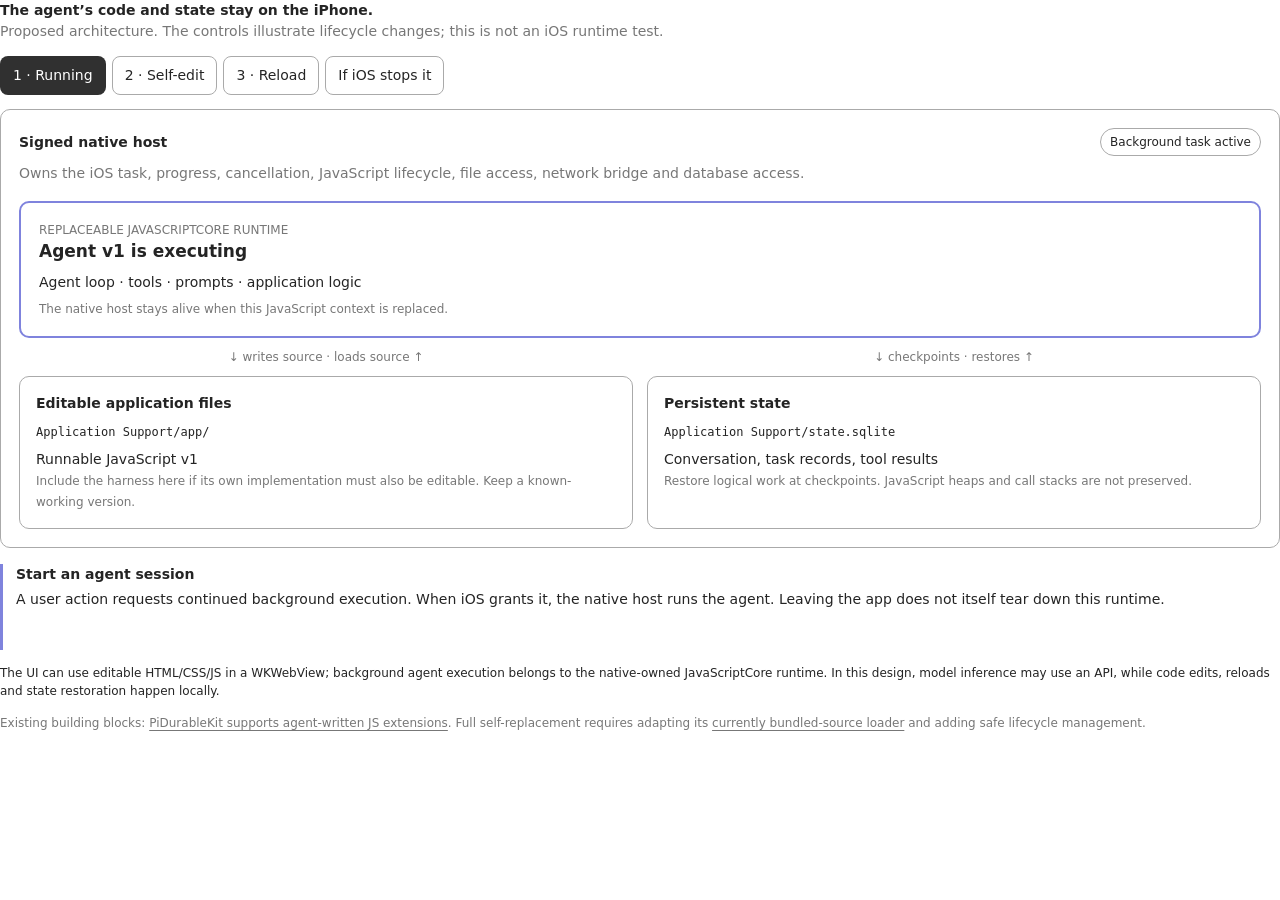
<file: docs/research/pages/03-pi-ios-on-device.html>
<!doctype html>
<html lang="en"><head><meta charset="utf-8"><meta name="viewport" content="width=device-width, initial-scale=1">
<style>
:root { color-scheme: light dark; }
* {box-sizing:border-box} html,body {background:transparent;margin:0}
body {font:14px/1.5 var(--font-sans,system-ui);color:var(--foreground,#242424)}
p {margin:0 0 12px} .muted {color:var(--muted-foreground,#777)} .caption {font-size:12px}
button {font:inherit;color:inherit;background:transparent;border:1px solid var(--border,#aaa);border-radius:var(--radius,8px);padding:8px 12px;cursor:pointer}
button[aria-pressed="true"] {background:var(--primary,#303030);color:var(--primary-foreground,#fff);border-color:transparent}
.controls {display:flex;flex-wrap:wrap;gap:6px;margin:14px 0}
.host {border:1px solid var(--border,#aaa);border-radius:var(--radius,10px);padding:18px;background:var(--card,transparent)}
.top {display:flex;flex-wrap:wrap;gap:6px 16px;justify-content:space-between;align-items:center}
.pill {font-size:12px;border:1px solid var(--border,#aaa);border-radius:20px;padding:4px 9px}
.host p {margin:7px 0 0}
.runtime {margin-top:17px;padding:18px;border:2px solid var(--chart-1,#7f83dd);border-radius:var(--radius,10px)}
.runtime strong {font-size:17px}
.data {display:grid;grid-template-columns:1fr 1fr;gap:14px;margin-top:0}
.connector {text-align:center;padding:10px 0;font-size:12px;color:var(--muted-foreground,#777)}
.box {border:1px solid var(--border,#aaa);border-radius:var(--radius,10px);padding:16px;height:calc(100% - 38px)}
code {font:12px/1.5 var(--font-mono,monospace);overflow-wrap:anywhere}
.detail {margin-top:16px;padding-left:13px;border-left:3px solid var(--chart-1,#7f83dd);min-height:86px}
.detail strong {display:block;margin-bottom:4px}.detail p {margin:0}
.notes {margin:14px 0 0;font-size:12px}.notes a {color:inherit;text-decoration:underline;text-underline-offset:3px}
@media(max-width:430px){.data{grid-template-columns:1fr;gap:4px}.host{padding:16px}.detail{min-height:110px}}
</style></head><body>
<p><strong>The agent’s code and state stay on the iPhone.</strong><br><span class="muted">Proposed architecture. The controls illustrate lifecycle changes; this is not an iOS runtime test.</span></p>
<div class="controls" aria-label="Inspect lifecycle">
<button type="button" aria-pressed="true" data-stage="0">1 · Running</button>
<button type="button" aria-pressed="false" data-stage="1">2 · Self-edit</button>
<button type="button" aria-pressed="false" data-stage="2">3 · Reload</button>
<button type="button" aria-pressed="false" data-stage="3">If iOS stops it</button>
</div>
<div class="host">
<div class="top"><strong>Signed native host</strong><span class="pill" id="grant">Background task active</span></div>
<p class="muted">Owns the iOS task, progress, cancellation, JavaScript lifecycle, file access, network bridge and database access.</p>
<div class="runtime" aria-live="polite">
<div class="caption muted">REPLACEABLE JAVASCRIPTCORE RUNTIME</div>
<strong id="runtime">Agent v1 is executing</strong>
<p id="logic">Agent loop · tools · prompts · application logic</p>
<p class="caption muted">The native host stays alive when this JavaScript context is replaced.</p>
</div>
<div class="data">
<div><div class="connector">↓ writes source · loads source ↑</div><div class="box"><strong>Editable application files</strong><p><code>Application Support/app/</code></p><p id="code">Runnable JavaScript v1</p><span class="caption muted">Include the harness here if its own implementation must also be editable. Keep a known-working version.</span></div></div>
<div><div class="connector">↓ checkpoints · restores ↑</div><div class="box"><strong>Persistent state</strong><p><code>Application Support/state.sqlite</code></p><p id="state">Conversation, task records, tool results</p><span class="caption muted">Restore logical work at checkpoints. JavaScript heaps and call stacks are not preserved.</span></div></div>
</div>
</div>
<div class="detail" aria-live="polite"><strong id="title">Start an agent session</strong><p id="detail">A user action requests continued background execution. When iOS grants it, the native host runs the agent. Leaving the app does not itself tear down this runtime.</p></div>
<p class="notes">The UI can use editable HTML/CSS/JS in a WKWebView; background agent execution belongs to the native-owned JavaScriptCore runtime. In this design, model inference may use an API, while code edits, reloads and state restoration happen locally.</p>
<p class="notes muted">Existing building blocks: <a href="https://github.com/finnvoor/PiDurableKit/blob/1305a72ffe5ea29a9f5e7d576a7cf9334189c1ef/README.md#javascript-extensions" target="_blank" rel="noopener">PiDurableKit supports agent-written JS extensions</a>. Full self-replacement requires adapting its <a href="https://github.com/finnvoor/PiDurableKit/blob/1305a72ffe5ea29a9f5e7d576a7cf9334189c1ef/Sources/PiDurableKit/Runtime/Runtime.swift#L314" target="_blank" rel="noopener">currently bundled-source loader</a> and adding safe lifecycle management.</p>
<script>
const stages = [
{grant:"Background task active",runtime:"Agent v1 is executing",logic:"Agent loop · tools · prompts · application logic",code:"Runnable JavaScript v1",state:"Conversation, task records, tool results",title:"Start an agent session",detail:"A user action requests continued background execution. When iOS grants it, the native host runs the agent. Leaving the app does not itself tear down this runtime."},
{grant:"Same background task",runtime:"Agent v1 writes its successor",logic:"The running agent edits the source that will execute next.",code:"Runnable JavaScript v2 staged locally",state:"Checkpoint + requested code version",title:"Commit the handover before reloading",detail:"Write and validate the new source, persist the handover, and let the current tool finish. The native supervisor then reaches a safe boundary and releases the old runtime and its resources."},
{grant:"Same background task",runtime:"Agent v2 resumes the goal",logic:"New executable code, continuing the existing conversation.",code:"Runnable JavaScript v2 activated",state:"Same database; compatible task definitions restored",title:"Replace the JavaScript context inside the same app",detail:"The host loads the edited files into a fresh runtime, installs definitions before resuming work, and continues from durable checkpoints. The app process and its native background-task owner stay in place."},
{grant:"Execution grant ended",runtime:"Agent paused at its last checkpoint",logic:"Persisted state remains; JavaScript gets no guaranteed CPU time.",code:"Last activated version remains on disk",state:"Last committed checkpoint survives",title:"Persistence cannot grant execution time",detail:"If iOS expires the task or terminates the process, the agent cannot promise uninterrupted work. It resumes when execution becomes available again. Do not assume an expired task automatically restarts."}
];
document.querySelectorAll("button").forEach(button=>button.addEventListener("click",()=>{
 const selected=Number(button.dataset.stage);
 document.querySelectorAll("button").forEach(b=>b.setAttribute("aria-pressed",String(b===button)));
 const s=stages[selected]; Object.keys(s).forEach(key=>document.getElementById(key).textContent=s[key]);
}));
console.log("Lifecycle diagram initialized; 4 explanatory states.");
</script>
</body></html>
</file>
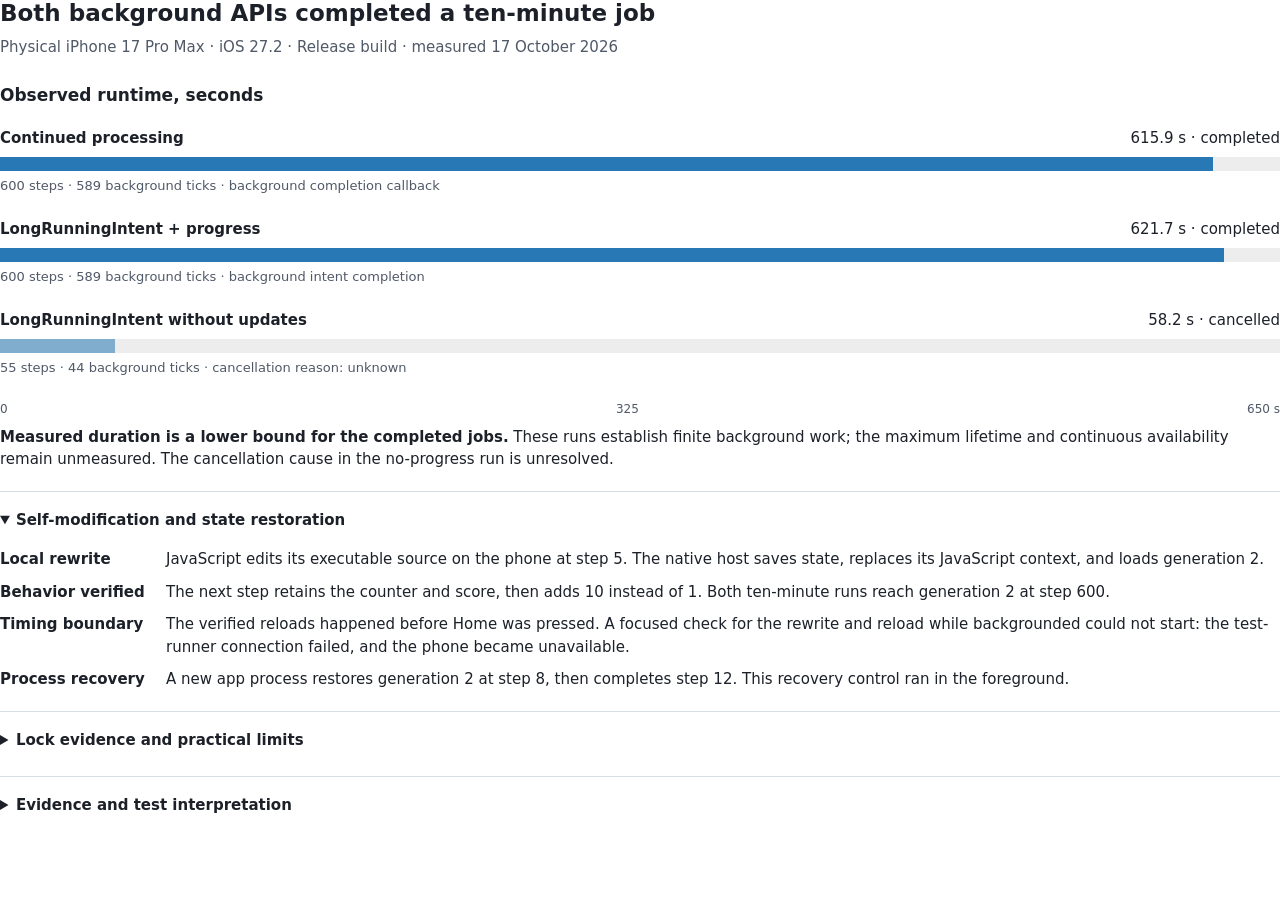
<file: docs/research/pages/device-report.html>
<!doctype html>
<html lang="en">
<head>
<meta charset="utf-8">
<meta name="viewport" content="width=device-width, initial-scale=1">
<title>Physical iPhone background execution measurements</title>
<style>
:root { color-scheme: light dark; --foreground: light-dark(#1c2028,#edf0f6); --muted-foreground: light-dark(#505968,#a8b0bd); --border: light-dark(#d7dde5,#3b4350); --chart-1: light-dark(#2878b5,#68b4ed); --warning: light-dark(#a36500,#edb75c); --font-sans: system-ui,sans-serif; --font-mono: ui-monospace,monospace; }
html,body { background: transparent; }
body { margin:0; color:var(--foreground); font:15px/1.5 var(--font-sans); }
main { width:100%; }
h1 { font-size:23px; line-height:1.2; font-weight:650; margin:0 0 8px; }
h2 { font-size:17px; font-weight:650; margin:25px 0 12px; }
p { margin:8px 0; }
.muted,small { color:var(--muted-foreground); }
.lane { margin:18px 0 22px; }
.label { display:flex; gap:8px 20px; justify-content:space-between; align-items:baseline; flex-wrap:wrap; }
.label strong { font-weight:650; }
.value { font-variant-numeric:tabular-nums; white-space:nowrap; }
.track { height:14px; margin:8px 0 5px; background:color-mix(in srgb,var(--foreground) 8%,transparent); }
.bar { height:100%; background:var(--chart-1); }
.bar.cancel { background:var(--chart-1); opacity:.55; }
.axis { display:flex; justify-content:space-between; font-size:12px; color:var(--muted-foreground); }
small { display:block; font-size:13px; }
details { border-top:1px solid var(--border); margin-top:20px; padding-top:12px; }
summary { font-weight:600; padding:5px 0; cursor:pointer; }
dl { display:grid; grid-template-columns:150px 1fr; gap:10px 16px; margin:12px 0; }
dt { font-weight:600; }
dd { margin:0; }
code { font-family:var(--font-mono); font-size:.9em; overflow-wrap:anywhere; }
@media(max-width:450px) { h1 {font-size:21px;} dl {grid-template-columns:1fr;gap:4px;} dd {margin-bottom:10px;} }
</style>
</head>
<body>
<main id="device-results">
<h1>Both background APIs completed a ten-minute job</h1>
<p class="muted">Physical iPhone 17 Pro Max · iOS 27.2 · Release build · measured 17 October 2026</p>
<h2>Observed runtime, seconds</h2>
<div role="img" aria-label="Continued processing completed in 615.926 seconds; LongRunningIntent with progress completed in 621.658 seconds. Without progress it was cancelled after 58.187 seconds with unknown reason. These are individual observed runs, not maximum allowances.">
<div class="lane">
  <div class="label"><strong>Continued processing</strong><span class="value">615.9 s · completed</span></div>
  <div class="track"><div class="bar" style="width:94.758%"></div></div>
  <small>600 steps · 589 background ticks · background completion callback</small>
</div>
<div class="lane">
  <div class="label"><strong>LongRunningIntent + progress</strong><span class="value">621.7 s · completed</span></div>
  <div class="track"><div class="bar" style="width:95.640%"></div></div>
  <small>600 steps · 589 background ticks · background intent completion</small>
</div>
<div class="lane">
  <div class="label"><strong>LongRunningIntent without updates</strong><span class="value">58.2 s · cancelled</span></div>
  <div class="track"><div class="bar cancel" style="width:8.952%"></div></div>
  <small>55 steps · 44 background ticks · cancellation reason: unknown</small>
</div>
<div class="axis"><span>0</span><span>325</span><span>650 s</span></div>
</div>
<p><strong>Measured duration is a lower bound for the completed jobs.</strong> These runs establish finite background work; the maximum lifetime and continuous availability remain unmeasured. The cancellation cause in the no-progress run is unresolved.</p>
<details open>
<summary>Self-modification and state restoration</summary>
<dl>
<dt>Local rewrite</dt><dd>JavaScript edits its executable source on the phone at step 5. The native host saves state, replaces its JavaScript context, and loads generation 2.</dd>
<dt>Behavior verified</dt><dd>The next step retains the counter and score, then adds 10 instead of 1. Both ten-minute runs reach generation 2 at step 600.</dd>
<dt>Timing boundary</dt><dd>The verified reloads happened before Home was pressed. A focused check for the rewrite and reload while backgrounded could not start: the test-runner connection failed, and the phone became unavailable.</dd>
<dt>Process recovery</dt><dd>A new app process restores generation 2 at step 8, then completes step 12. This recovery control ran in the foreground.</dd>
</dl>
</details>
<details>
<summary>Lock evidence and practical limits</summary>
<dl>
<dt>Locked phone</dt><dd>A separate intent run records 53 ticks with protected data unavailable, spanning 53.6 seconds. Its test later failed when it tried to bring the app forward while locked.</dd>
<dt>Ten-minute runs</dt><dd>Both were backgrounded, but neither recorded protected-data unavailability. They do not establish ten minutes of locked-device operation.</dd>
<dt>Workload</dt><dd>Deterministic JavaScript, file writes, and checkpoints, approximately one step per second. No live model, network streaming, or sustained inference.</dd>
<dt>Not yet measured</dt><dd>24/7 runtime, autonomous relaunch, low power mode, thermal or memory pressure, battery use, and crash consistency between source and checkpoint writes.</dd>
<dt>Shortcuts route</dt><dd>The physical Shortcuts catalog test could not find this app. In-app LongRunningIntent execution is the validated device route.</dd>
</dl>
</details>
<details>
<summary>Evidence and test interpretation</summary>
<p>Each result comes from the persisted app journal, including process ID, app state, source generation, and monotonic timestamps. A successful UI observation alone is insufficient.</p>
<p><code>results/device-continued-10m-summary.json</code><br><code>results/device-long-intent-10m-summary.json</code><br><code>results/device-no-progress-valid-summary.json</code><br><code>results/device-partial-events.jsonl</code></p>
<p>Simulator scheduler rejections and the simulator's roughly 30-second timeout remain separate observations. They do not predict this phone's allowance.</p>
</details>
</main>
</body>
</html>
</file>
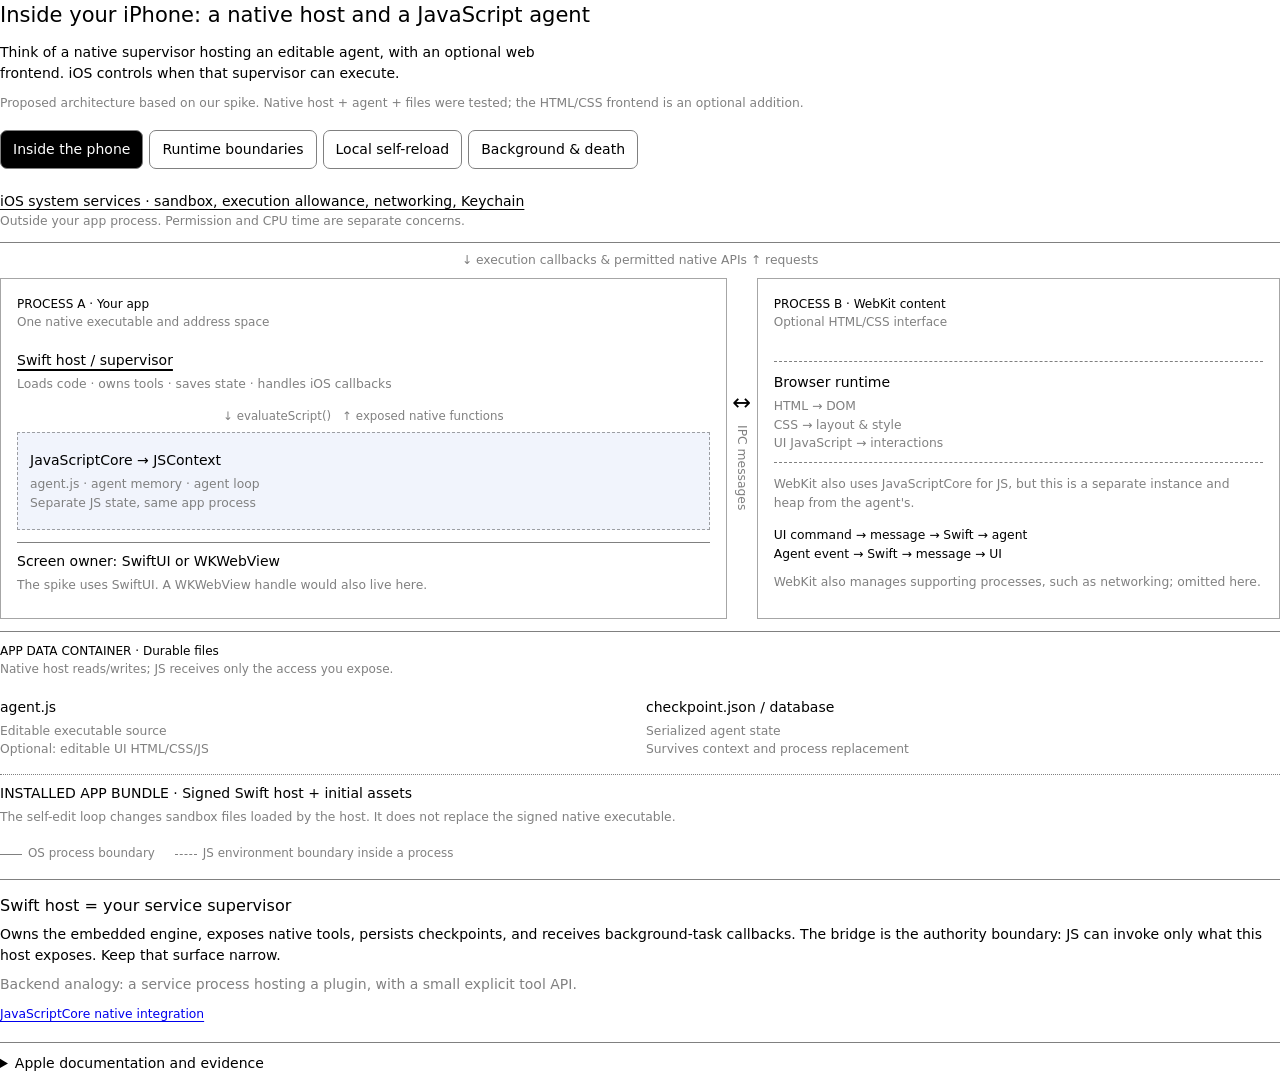
<file: docs/research/pages/phone-architecture.html>
<!doctype html>
<html lang="en">
<head>
<meta charset="utf-8">
<meta name="viewport" content="width=device-width,initial-scale=1">
<title>Inside the iPhone: a self-modifying JavaScript agent</title>
<style>
html,body{background:transparent;color:var(--foreground,CanvasText);color-scheme:light dark}
body{margin:0;font-family:var(--font-sans,system-ui);font-size:var(--font-size-base,14px);line-height:1.5}
*{box-sizing:border-box}h1,h2,h3,p{margin:0 0 10px}h1{font-size:1.5em;font-weight:500}h2{font-size:1.15em;font-weight:500}h3,strong,b{font-weight:500}button,a{font:inherit}button{color:inherit}a{color:var(--foreground,LinkText);text-decoration:underline;text-underline-offset:3px}code{font-family:var(--font-mono,monospace);font-size:.92em;overflow-wrap:anywhere}small,.meta{font-size:.88em;color:var(--muted-foreground,GrayText)}small{display:block}.intro{max-width:65ch}.muted{color:var(--muted-foreground,GrayText)}
.views{display:flex;flex-wrap:wrap;gap:6px;margin:18px 0}.views button,.state-controls button,.step-controls button{background:transparent;border:1px solid var(--border,GrayText);border-radius:var(--radius,7px);padding:8px 12px;cursor:pointer}.views button[aria-selected=true],.state-controls button[aria-pressed=true]{background:var(--primary,CanvasText);color:var(--primary-foreground,Canvas)}button:focus-visible,a:focus-visible{outline:2px solid var(--ring,Highlight);outline-offset:3px}[hidden]{display:none!important}
.phone-map{display:grid;gap:12px}.os-strip{border-bottom:1px solid var(--border,GrayText);padding:4px 0 12px}.os-strip button{border:0;padding:0;background:transparent;text-align:left;cursor:pointer;text-decoration:underline;text-underline-offset:3px}.system-arrow{text-align:center;font-size:.88em;color:var(--muted-foreground,GrayText);margin:-4px 0}
.processes{display:grid;grid-template-columns:minmax(0,1.25fr) 30px minmax(0,.9fr);align-items:stretch}.boundary{border:1.5px solid var(--border,GrayText);padding:16px;min-width:0}.boundary-label{display:block;font-size:.86em;margin-bottom:12px;color:var(--muted-foreground,GrayText)}.boundary-label strong{color:var(--foreground,CanvasText)}.process-link{display:flex;flex-direction:column;align-items:center;justify-content:center;gap:6px}.process-link span{font-size:1.6em}.process-link small{writing-mode:vertical-rl}.node{width:100%;background:transparent;color:inherit;border:0;text-align:left;padding:7px 0;cursor:pointer}.node strong{display:block}.node small{margin-top:4px}.node[aria-pressed=true]{color:var(--foreground,CanvasText);text-decoration:underline;text-decoration-thickness:2px;text-underline-offset:4px}.node[aria-pressed=true] small{text-decoration:none}.call-arrow{font-size:.84em;color:var(--muted-foreground,GrayText);text-align:center;margin:7px 0}.js-realm{border:1px dashed var(--border,GrayText);padding:10px 12px;background:color-mix(in srgb,var(--chart-1,Highlight) 7%,transparent)}.native-ui{border-top:1px solid var(--border,GrayText);margin-top:12px;padding-top:8px}.web-content{margin:18px 0 12px;border-top:1px dashed var(--border,GrayText);border-bottom:1px dashed var(--border,GrayText);padding:10px 0}.bridge-line{font-size:.88em;margin-top:14px}.storage{border-top:1px solid var(--border,GrayText);padding-top:10px}.file-grid{display:grid;grid-template-columns:1fr 1fr;gap:12px}.bundle{border-top:1px dotted var(--border,GrayText);padding-top:8px;margin-top:8px}.legend{display:flex;gap:8px 20px;flex-wrap:wrap;font-size:.85em;color:var(--muted-foreground,GrayText)}.legend span{display:flex;align-items:center;gap:6px}.line{width:22px;border-top:1.5px solid currentColor}.line.dashed{border-top-style:dashed}.selection{border-top:1px solid var(--border,GrayText);padding-top:14px;margin-top:16px}.selection p{margin-bottom:8px}.selection .analogy{color:var(--muted-foreground,GrayText)}.selection h2{margin-bottom:6px}.selection a{font-size:.88em}.selection:focus{outline:none}
.matrix{width:100%;border-collapse:collapse;text-align:left}.matrix th,.matrix td{padding:12px 10px 12px 0;vertical-align:top;border-bottom:1px solid var(--border,GrayText);font-weight:400}.matrix th{color:var(--muted-foreground,GrayText);font-size:.88em}.matrix td:first-child{width:24%;font-weight:500}.boundary-key{padding:14px 0}.boundary-key p{margin-bottom:10px}.footnote{margin-top:12px;font-size:.88em;color:var(--muted-foreground,GrayText)}
.step-controls{display:flex;gap:8px;align-items:center;flex-wrap:wrap;margin-bottom:16px}.step-controls button:disabled{opacity:.4;cursor:default}.step-count{font-variant-numeric:tabular-nums;min-width:82px}.reload-visual{display:grid;grid-template-columns:1fr 1fr;gap:16px}.reload-process{grid-column:1/-1;border:1.5px solid var(--border,GrayText);padding:16px}.reload-runtime{border:1px dashed var(--border,GrayText);padding:12px;margin-top:12px}.durable{border-top:1px solid var(--border,GrayText);padding-top:12px;min-width:0}.state-code{white-space:pre-wrap;margin:10px 0;font-family:var(--font-mono,monospace);font-size:.92em}.step-explanation{padding-top:16px}.recovery{border-top:1px solid var(--border,GrayText);padding-top:12px;margin-top:14px}
.state-controls{display:flex;flex-wrap:wrap;gap:6px;margin:14px 0}.life-view{border-top:1px solid var(--border,GrayText);border-bottom:1px solid var(--border,GrayText);padding:14px 0;margin:12px 0;display:grid;grid-template-columns:1fr 1fr 1fr;gap:16px}.life-view strong{display:block}.life-view .status{display:block;margin-top:6px}.life-note{min-height:75px}.entrypoints{margin-top:18px}.entry{border-left:2px solid var(--border,GrayText);padding:0 0 0 14px;margin:14px 0}.entry code{display:block;margin-top:6px}.evidence{margin-top:18px;border-top:1px solid var(--border,GrayText);padding-top:12px}.sources{margin-top:18px;border-top:1px solid var(--border,GrayText);padding-top:10px}.sources summary{cursor:pointer}.sources p{margin-top:10px}.sources a{margin-right:12px;display:inline-block;font-size:.88em}
.boundary,.reload-process{border-color:color-mix(in srgb,var(--foreground,CanvasText) 35%,transparent)}.js-realm,.reload-runtime{border-color:color-mix(in srgb,var(--foreground,CanvasText) 35%,transparent)}.node[aria-pressed=true]{text-decoration:none}.node[aria-pressed=true] strong{text-decoration:underline;text-decoration-thickness:2px;text-underline-offset:4px}
@media(max-width:520px){.processes{grid-template-columns:1fr}.process-link{flex-direction:row;margin:8px 0}.process-link small{writing-mode:horizontal-tb}.process-link span{transform:rotate(90deg)}.file-grid,.reload-visual{grid-template-columns:1fr}.reload-process{grid-column:auto}.life-view{grid-template-columns:1fr;gap:12px}.life-view>div{display:flex;justify-content:space-between;gap:10px}.life-view .status{margin:0}.matrix thead{display:none}.matrix,.matrix tbody,.matrix tr,.matrix td{display:block}.matrix tr{border-bottom:1px solid var(--border,GrayText);padding:8px 0}.matrix td,.matrix td:first-child{width:100%;border:0;padding:4px 0}.matrix td[data-label]:before{content:attr(data-label) ": ";color:var(--muted-foreground,GrayText)}.life-note{min-height:0}.boundary{padding:14px}.views button{flex:1 1 42%}}
@media(pointer:coarse){button,summary{min-height:44px}}
</style>
</head>
<body>
<main id="phone-architecture">
<h1>Inside your iPhone: a native host and a JavaScript agent</h1>
<p class="intro">Think of a <strong>native supervisor hosting an editable agent</strong>, with an optional web frontend. iOS controls when that supervisor can execute.</p>
<p class="meta">Proposed architecture based on our spike. Native host + agent + files were tested; the HTML/CSS frontend is an optional addition.</p>
<nav class="views" role="tablist" aria-label="Architecture views">
<button id="tab-map" role="tab" aria-selected="true" aria-controls="panel-map" data-view="map">Inside the phone</button>
<button id="tab-boundaries" role="tab" aria-selected="false" aria-controls="panel-boundaries" data-view="boundaries">Runtime boundaries</button>
<button id="tab-reload" role="tab" aria-selected="false" aria-controls="panel-reload" data-view="reload">Local self-reload</button>
<button id="tab-background" role="tab" aria-selected="false" aria-controls="panel-background" data-view="background">Background &amp; death</button>
</nav>

<section id="panel-map" role="tabpanel" aria-labelledby="tab-map">
<div class="phone-map" aria-label="Architecture inside the iPhone">
<div class="os-strip"><button data-node="ios"><strong>iOS system services</strong> · sandbox, execution allowance, networking, Keychain</button><small>Outside your app process. Permission and CPU time are separate concerns.</small></div>
<div class="system-arrow">↓ execution callbacks &amp; permitted native APIs ↑ requests</div>
<div class="processes">
 <section class="boundary" aria-label="Your app process">
  <span class="boundary-label"><strong>PROCESS A · Your app</strong><br>One native executable and address space</span>
  <button class="node" data-node="host" aria-pressed="true"><strong>Swift host / supervisor</strong><small>Loads code · owns tools · saves state · handles iOS callbacks</small></button>
  <div class="call-arrow">↓ evaluateScript() &nbsp; ↑ exposed native functions</div>
  <div class="js-realm">
   <button class="node" data-node="agent" aria-pressed="false"><strong>JavaScriptCore → JSContext</strong><small>agent.js · agent memory · agent loop<br>Separate JS state, same app process</small></button>
  </div>
  <button class="node native-ui" data-node="native-ui" aria-pressed="false"><strong>Screen owner: SwiftUI or WKWebView</strong><small>The spike uses SwiftUI. A WKWebView handle would also live here.</small></button>
 </section>
 <div class="process-link" aria-label="Interprocess messages"><span aria-hidden="true">↔</span><small>IPC messages</small></div>
 <section class="boundary" aria-label="Optional WebKit web content process">
  <span class="boundary-label"><strong>PROCESS B · WebKit content</strong><br>Optional HTML/CSS interface</span>
  <button class="node web-content" data-node="web" aria-pressed="false"><strong>Browser runtime</strong><small>HTML → DOM<br>CSS → layout &amp; style<br>UI JavaScript → interactions</small></button>
  <small>WebKit also uses JavaScriptCore for JS, but this is a separate instance and heap from the agent's.</small>
  <p class="bridge-line">UI command → message → Swift → agent<br>Agent event → Swift → message → UI</p>
  <small>WebKit also manages supporting processes, such as networking; omitted here.</small>
 </section>
</div>
<div class="storage">
 <span class="boundary-label"><strong>APP DATA CONTAINER · Durable files</strong><br>Native host reads/writes; JS receives only the access you expose.</span>
 <div class="file-grid">
  <button class="node" data-node="source" aria-pressed="false"><strong>agent.js</strong><small>Editable executable source<br>Optional: editable UI HTML/CSS/JS</small></button>
  <button class="node" data-node="state" aria-pressed="false"><strong>checkpoint.json / database</strong><small>Serialized agent state<br>Survives context and process replacement</small></button>
 </div>
 <button class="node bundle" data-node="bundle" aria-pressed="false"><strong>INSTALLED APP BUNDLE · Signed Swift host + initial assets</strong><small>The self-edit loop changes sandbox files loaded by the host. It does not replace the signed native executable.</small></button>
</div>
<div class="legend"><span><i class="line" aria-hidden="true"></i> OS process boundary</span><span><i class="line dashed" aria-hidden="true"></i> JS environment boundary inside a process</span></div>
</div>
<aside class="selection" aria-live="polite" aria-label="Selected architecture component">
<h2 id="node-title"></h2><p id="node-description"></p><p class="analogy" id="node-analogy"></p><a id="node-source" target="_blank" rel="noreferrer"></a>
</aside>
</section>

<section id="panel-boundaries" role="tabpanel" aria-labelledby="tab-boundaries" hidden>
<h2>“Runtime” is not the same as “process”</h2>
<table class="matrix">
<thead><tr><th>Layer</th><th>What it isolates</th><th>What it can reach</th></tr></thead>
<tbody>
<tr><td>Swift / native host</td><td data-label="Boundary">Your iOS app process: native memory and threads. Swift runtime and iOS frameworks live here.</td><td data-label="Access">App files and permitted native services. Entitlements and privacy permissions still apply.</td></tr>
<tr><td>JSContext</td><td data-label="Boundary">A JS global environment: variables, functions, objects. Replacing it resets that environment.</td><td data-label="Access">JavaScript language features + native functions explicitly provided by the host.</td></tr>
<tr><td>JSVirtualMachine</td><td data-label="Boundary">JavaScriptCore execution resources. Contexts may share one VM; our <code>JSContext()</code> creates an independent VM.</td><td data-label="Access">JSValue sharing only within one VM. Still inside the native app's address space.</td></tr>
<tr><td>WKWebView content</td><td data-label="Boundary">Separate WebKit content process and JS environment. This is where HTML and CSS execute/render.</td><td data-label="Access">Browser APIs and the native message bridge you expose. No shared agent globals or direct Swift pointers.</td></tr>
<tr><td>iOS sandbox</td><td data-label="Boundary">OS-enforced restrictions around app resources and system access. A process boundary separates memory; a sandbox restricts authority.</td><td data-label="Access">The app's container and allowed system interfaces. A JS reload gains no new OS permission.</td></tr>
</tbody>
</table>
<div class="boundary-key">
<p><strong>Same process means shared fate.</strong> A native crash can take the host and embedded agent down together. A JavaScript infinite loop can block the thread evaluating it. A JSContext is not an OS process or a hard CPU/memory quota.</p>
<p><strong>Thread ≠ background permission.</strong> A thread or Swift actor organizes work within the process. The spike runs its small JS steps on <code>@MainActor</code>; a real host should keep expensive synchronous JS away from UI work. A worker thread still stops when iOS suspends the app.</p>
<p><strong>Node.js is absent.</strong> Plain JavaScriptCore has no built-in Node <code>fs</code>, <code>child_process</code>, npm runtime, or browser DOM. Fetch, timers, module loading, and storage need host APIs or compatible adapters. TypeScript must become JavaScript before this host evaluates it.</p>
<p><strong>Extensions are optional separate targets/processes.</strong> They have their own lifecycle and permissions. Our intent explicitly executes in the main app; adding an extension is not a persistent agent daemon.</p>
</div>
<p class="footnote">Backend analogy: native process = service host; JSContext = embedded scripting environment; WebKit = another process reached through messages; app container = durable storage. “VM” here does not mean a Linux virtual machine.</p>
</section>

<section id="panel-reload" role="tabpanel" aria-labelledby="tab-reload" hidden>
<h2>Replace the agent runtime on the phone</h2>
<div class="step-controls"><button id="previous-step" aria-label="Previous reload step">← Previous</button><span class="step-count" id="step-count"></span><button id="next-step" aria-label="Next reload step">Next →</button></div>
<div class="reload-visual">
 <div class="reload-process"><span class="boundary-label"><strong>SAME NATIVE APP PROCESS THROUGHOUT</strong><br>Swift supervisor stays alive; installed native executable stays installed.</span>
  <div class="reload-runtime"><strong id="runtime-version"></strong><pre class="state-code" id="runtime-state"></pre></div>
 </div>
 <div class="durable"><small>Durable source file</small><strong id="file-version"></strong><pre class="state-code" id="file-code"></pre></div>
 <div class="durable"><small>Durable checkpoint</small><pre class="state-code" id="checkpoint-state"></pre></div>
</div>
<div class="step-explanation" aria-live="polite"><h2 id="step-title"></h2><p id="step-description"></p></div>
<p class="footnote">Illustrates the tested generation-1 → generation-2 handover. Writing a file does not change functions already loaded into memory. The host must load the new source.</p>
<div class="recovery"><strong>If iOS terminates the entire app:</strong> memory is lost → a later permitted launch starts a new native process → the host loads source + checkpoint. The agent cannot guarantee its own relaunch.</div>
<p class="footnote">Persist data and explicit continuation state. An arbitrary call stack, pending promises, timers, native handles, and in-flight requests do not survive a JSON checkpoint. Production needs coordinated version activation/rollback; the spike writes source and state separately.</p>
</section>

<section id="panel-background" role="tabpanel" aria-labelledby="tab-background" hidden>
<h2>iOS decides whether the host gets CPU time</h2>
<div class="state-controls" aria-label="Choose app lifecycle state">
 <button data-life="foreground" aria-pressed="true">Foreground</button>
 <button data-life="granted" aria-pressed="false">Background, allowed</button>
 <button data-life="suspended" aria-pressed="false">Suspended</button>
 <button data-life="dead" aria-pressed="false">Terminated</button>
</div>
<div class="life-view">
 <div><strong>Native host</strong><span class="status" id="host-status"></span></div>
 <div><strong>Agent JavaScript</strong><span class="status" id="agent-status"></span></div>
 <div><strong>Source + checkpoints</strong><span class="status" id="disk-status"></span></div>
</div>
<p class="life-note" id="life-description" aria-live="polite"></p>
<div class="entrypoints"><h2>Two tested entry points, one agent host</h2>
 <div class="entry"><strong>Continued processing</strong><code>User starts job → BGContinuedProcessingTask callback → Swift Runner → JavaScriptCore</code><small>System-granted time for a user-started job to continue after backgrounding. Reports progress; handles expiration/cancellation.</small></div>
 <div class="entry"><strong>LongRunningIntent</strong><code>App Intent → performBackgroundTask { Runner → JavaScriptCore }</code><small>Extended execution for the intent. In this spike, the intent targets the main app process.</small></div>
</div>
<p><strong>These APIs grant execution time; they do not create another JavaScript runtime.</strong> Neither turns the app into an unrestricted system service. An HTML screen is not required for the native host to run its agent.</p>
<div class="evidence"><strong>Observed on your iPhone</strong><p>Both paths completed 600 steps: 615.9 s and 621.7 s, including 589 background ticks each. Local reload worked before backgrounding. Reloading while already backgrounded remains unverified because the extra test could not launch.</p><small>The no-progress intent run was cancelled at 58.2 s with reason “unknown.” These observations establish finite execution, not 24/7 availability.</small></div>
<p class="footnote">Suspension differs from screen lock. Locked-file access also depends on the file/Keychain data-protection class. Some OS-owned operations can continue while an app is suspended; that does not keep an arbitrary JS loop running.</p>
</section>

<details class="sources"><summary>Apple documentation and evidence</summary><p>
<a href="https://developer.apple.com/documentation/javascriptcore/jscontext" target="_blank" rel="noreferrer">JSContext</a>
<a href="https://developer.apple.com/documentation/javascriptcore/jsvirtualmachine" target="_blank" rel="noreferrer">JSVirtualMachine</a>
<a href="https://developer.apple.com/videos/play/wwdc2020/10188/" target="_blank" rel="noreferrer">WebKit process isolation</a>
<a href="https://docs.webkit.org/Deep%20Dive/JSC/JavaScriptCore.html" target="_blank" rel="noreferrer">WebKit's JavaScript engine</a>
<a href="https://support.apple.com/guide/security/security-of-runtime-process-sec15bfe098e/web" target="_blank" rel="noreferrer">iOS sandbox and entitlements</a>
<a href="https://developer.apple.com/documentation/backgroundtasks/performing-long-running-tasks-on-ios-and-ipados" target="_blank" rel="noreferrer">Continued processing</a>
<a href="https://developer.apple.com/documentation/appintents/longrunningintent" target="_blank" rel="noreferrer">LongRunningIntent</a>
</p><p class="meta">Our spike: JavaScriptWork.swift, Runner.swift, RunProbeIntent.swift; raw physical-device journals and validation in ios-background-spike/results. The web UI and a richer agent tool bridge are proposed additions. A remote model API can supply inference over HTTPS; the agent code, tools, self-edit, and runtime replacement remain on the phone.</p></details>
</main>
<script>
(() => {
 const root = document.getElementById('phone-architecture');
 const nodes = {
  host: ['Swift host = your service supervisor', 'Owns the embedded engine, exposes native tools, persists checkpoints, and receives background-task callbacks. The bridge is the authority boundary: JS can invoke only what this host exposes. Keep that surface narrow.', 'Backend analogy: a service process hosting a plugin, with a small explicit tool API.', 'JavaScriptCore native integration', 'https://developer.apple.com/documentation/JavaScriptcore'],
  agent: ['Agent runtime = embedded JavaScriptCore', 'Runs ordinary JavaScript without a page, HTML, or CSS. Our JSContext() creates an independent JavaScript VM inside the app process. JS state is separate from Swift objects, but this is not OS process isolation. Native functions readSelf() and writeSelf() let the tested JS edit its own source.', 'Backend analogy: embedding a scripting engine in a server, rather than starting a Node child process.', 'Apple: JSContext and native integration', 'https://developer.apple.com/documentation/javascriptcore/jscontext'],
  'native-ui': ['The screen is separate from the agent logic', 'Our tested interface is SwiftUI, rendered through native UI frameworks. If you prefer HTML/CSS, put a WKWebView in this native view hierarchy. The WKWebView API object is in the app; WebKit executes its page content in another process.', 'Backend analogy: a frontend attached to a service. Closing or reloading the frontend need not replace the agent context.', 'Apple: WKWebView process model', 'https://developer.apple.com/videos/play/wwdc2020/10188/'],
  web: ['Web UI = another JavaScript environment', 'HTML builds the DOM; CSS controls layout/style; browser JavaScript handles interactions. Page JS cannot reach the agent’s variables directly. It sends messages through WKScriptMessageHandler to Swift; Swift calls the agent and sends updates back. A WKContentWorld separates JS globals within web content, not a new OS process.', 'Backend analogy: frontend ↔ RPC ↔ backend. Here RPC is local IPC, with no HTTP server required.', 'Apple: WebKit isolation and messages', 'https://developer.apple.com/videos/play/wwdc2020/10188/'],
  source: ['Source code can live in writable app data', 'The installed bundle provides initial code. The host copies or writes editable agent.js into its data container, then reads and evaluates that file. The agent edits it through a native bridge. Optional UI files can also be stored here and reloaded by the host; that frontend path was not tested.', 'Backend analogy: an immutable service binary loads a versioned, editable plugin from its writable volume.', 'Apple: evaluate JavaScript inside an app', 'https://developer.apple.com/documentation/JavaScriptcore'],
  state: ['Persist state, not the whole live runtime', 'The spike saves JSON after each step. A fresh JSContext loads that data before continuing. Only serialized state survives: not arbitrary promises, closures, native handles, or the old call stack. More complex agents need explicit pending-action records and recovery rules.', 'Backend analogy: a job checkpoint or event log, not a full VM snapshot. Disk state and in-memory state are different things.', 'Apple: JS execution environments', 'https://developer.apple.com/documentation/javascriptcore/jscontext'],
  bundle: ['The signed native host stays fixed', 'Self-modification here means rewriting JavaScript files in the writable app container and evaluating them with the existing host. It does not replace the installed Swift executable, change signed entitlements, or add new native capabilities. The host defines which operations the editable agent can request.', 'Backend analogy: change a loaded script while leaving the supervisor binary and its OS permissions intact.', 'Apple: runtime security and signed entitlements', 'https://support.apple.com/guide/security/security-of-runtime-process-sec15bfe098e/web'],
  ios: ['The OS is above every app runtime', 'The sandbox limits resources; entitlements and privacy permissions govern protected capabilities. Separately, lifecycle rules determine whether the app can execute. A JS reload cannot grant background time. Requests for continued work go through native APIs, and iOS may cancel or suspend execution.', 'Backend analogy: OS permissions plus a scheduler. Unlike a server daemon, your app does not own an unlimited CPU lease.', 'Apple: continued background processing', 'https://developer.apple.com/documentation/backgroundtasks/performing-long-running-tasks-on-ios-and-ipados']
 };
 const steps = [
  {title:'1 · Run generation 1',description:'The host has loaded agent.js into JSContext A. Variables live in the JavaScript heap; the latest completed step is on disk.',runtime:'JSContext A · generation 1',memory:'steps = 4\nscore = 4',file:1,checkpoint:'{ "steps": 4, "score": 4 }'},
  {title:'2 · JavaScript writes its replacement',description:'At step 5, agent code calls the native writeSelf() bridge. The file now contains generation 2. JSContext A still executes the already-loaded generation 1 until the host replaces it.',runtime:'JSContext A · generation 1',memory:'steps = 5\nscore = 5\nreload requested',file:2,checkpoint:'{ "steps": 4, "score": 4 }'},
  {title:'3 · The host commits the checkpoint',description:'Swift serializes the state after this step. The counter and score are durable. The spike writes source and checkpoint separately; a production version should coordinate activation so a crash cannot select a mismatched pair.',runtime:'JSContext A · generation 1',memory:'steps = 5\nscore = 5',file:2,checkpoint:'{ "steps": 5, "score": 5 }'},
  {title:'4 · Replace only the JavaScript environment',description:'The host releases its old context and creates JSContext B. It installs the native bridge and evaluates the new source with the saved state. Swift and the app process remain alive. Old context references must be released to let the old environment be reclaimed.',runtime:'JSContext B · generation 2',memory:'restored steps = 5\nrestored score = 5',file:2,checkpoint:'{ "steps": 5, "score": 5 }'},
  {title:'5 · Continue with changed behavior',description:'The next step becomes 6, not 1. Generation 2 adds 10 instead of 1, so the score becomes 15. Our spike asserts this behavior to prove it ran changed source with preserved state.',runtime:'JSContext B · generation 2',memory:'steps = 6\nscore = 15',file:2,checkpoint:'{ "steps": 6, "score": 15 }'}
 ];
 const lives = {
  foreground: ['Running','Running when called','Remain on disk','The app is visible. Native UI work and agent execution use the same app process. Concurrency still needs deliberate scheduling; a long synchronous JS evaluation can block the thread calling it.'],
  granted: ['Running with allowance','Can keep stepping','Remain on disk','The user sends the app to the background, and an admitted task grants time for its work. Swift keeps driving the JS runtime, updating progress and handling cancellation. The code has not moved into an iOS daemon.'],
  suspended: ['No CPU execution','Paused with the process','Remain on disk','The process can retain memory but executes no app code. A JavaScript timer, worker thread, or promise cannot bypass this. When iOS later resumes the app, in-memory work may continue; resumption is controlled by iOS.'],
  dead: ['Process memory gone','JS heap gone','Remain on disk','The next permitted app launch creates a new host and runtime. They read the source and checkpoint to recover. Files do not launch the app, and the agent cannot promise to wake itself on demand.']
 };
 let step = 0;
 function selectNode(key) {
  const item = nodes[key];
  root.querySelectorAll('[data-node]').forEach(el => el.setAttribute('aria-pressed',String(el.dataset.node===key)));
  root.querySelector('#node-title').textContent=item[0];root.querySelector('#node-description').textContent=item[1];root.querySelector('#node-analogy').textContent=item[2];
  const link=root.querySelector('#node-source');link.textContent=item[3];link.href=item[4];
 }
 function showView(key) {
  root.querySelectorAll('[data-view]').forEach(el => el.setAttribute('aria-selected',String(el.dataset.view===key)));
  root.querySelectorAll('[role=tabpanel]').forEach(el => el.hidden=el.id!=='panel-'+key);
 }
 function showStep() {
  const item=steps[step];
  root.querySelector('#step-count').textContent=(step+1)+' / '+steps.length;
  root.querySelector('#runtime-version').textContent=item.runtime;root.querySelector('#runtime-state').textContent=item.memory;
  root.querySelector('#file-version').textContent='agent.js · generation '+item.file;
  root.querySelector('#file-code').textContent='const generation = '+item.file+';';root.querySelector('#checkpoint-state').textContent=item.checkpoint;
  root.querySelector('#step-title').textContent=item.title;root.querySelector('#step-description').textContent=item.description;
  root.querySelector('#previous-step').disabled=step===0;root.querySelector('#next-step').disabled=step===steps.length-1;
 }
 function showLife(key) {
  root.querySelectorAll('[data-life]').forEach(el=>el.setAttribute('aria-pressed',String(el.dataset.life===key)));
  const item=lives[key];['host-status','agent-status','disk-status','life-description'].forEach((id,i)=>root.querySelector('#'+id).textContent=item[i]);
 }
 root.querySelectorAll('[data-view]').forEach(el=>el.addEventListener('click',()=>showView(el.dataset.view)));
 root.querySelector('.views').addEventListener('keydown',event=>{
  if(!['ArrowLeft','ArrowRight','Home','End'].includes(event.key))return;
  const tabs=[...root.querySelectorAll('[data-view]')];
  const index=tabs.indexOf(event.target);if(index<0)return;
  const next=event.key==='Home'?0:event.key==='End'?tabs.length-1:(index+(event.key==='ArrowRight'?1:-1)+tabs.length)%tabs.length;
  event.preventDefault();tabs[next].focus();showView(tabs[next].dataset.view);
 });
 root.querySelectorAll('[data-node]').forEach(el=>el.addEventListener('click',()=>selectNode(el.dataset.node)));
 root.querySelectorAll('[data-life]').forEach(el=>el.addEventListener('click',()=>showLife(el.dataset.life)));
 root.querySelector('#previous-step').addEventListener('click',()=>{step=Math.max(0,step-1);showStep();});
 root.querySelector('#next-step').addEventListener('click',()=>{step=Math.min(steps.length-1,step+1);showStep();});
 selectNode('host');showStep();showLife('foreground');
})();
</script>
</body>
</html>
</file>
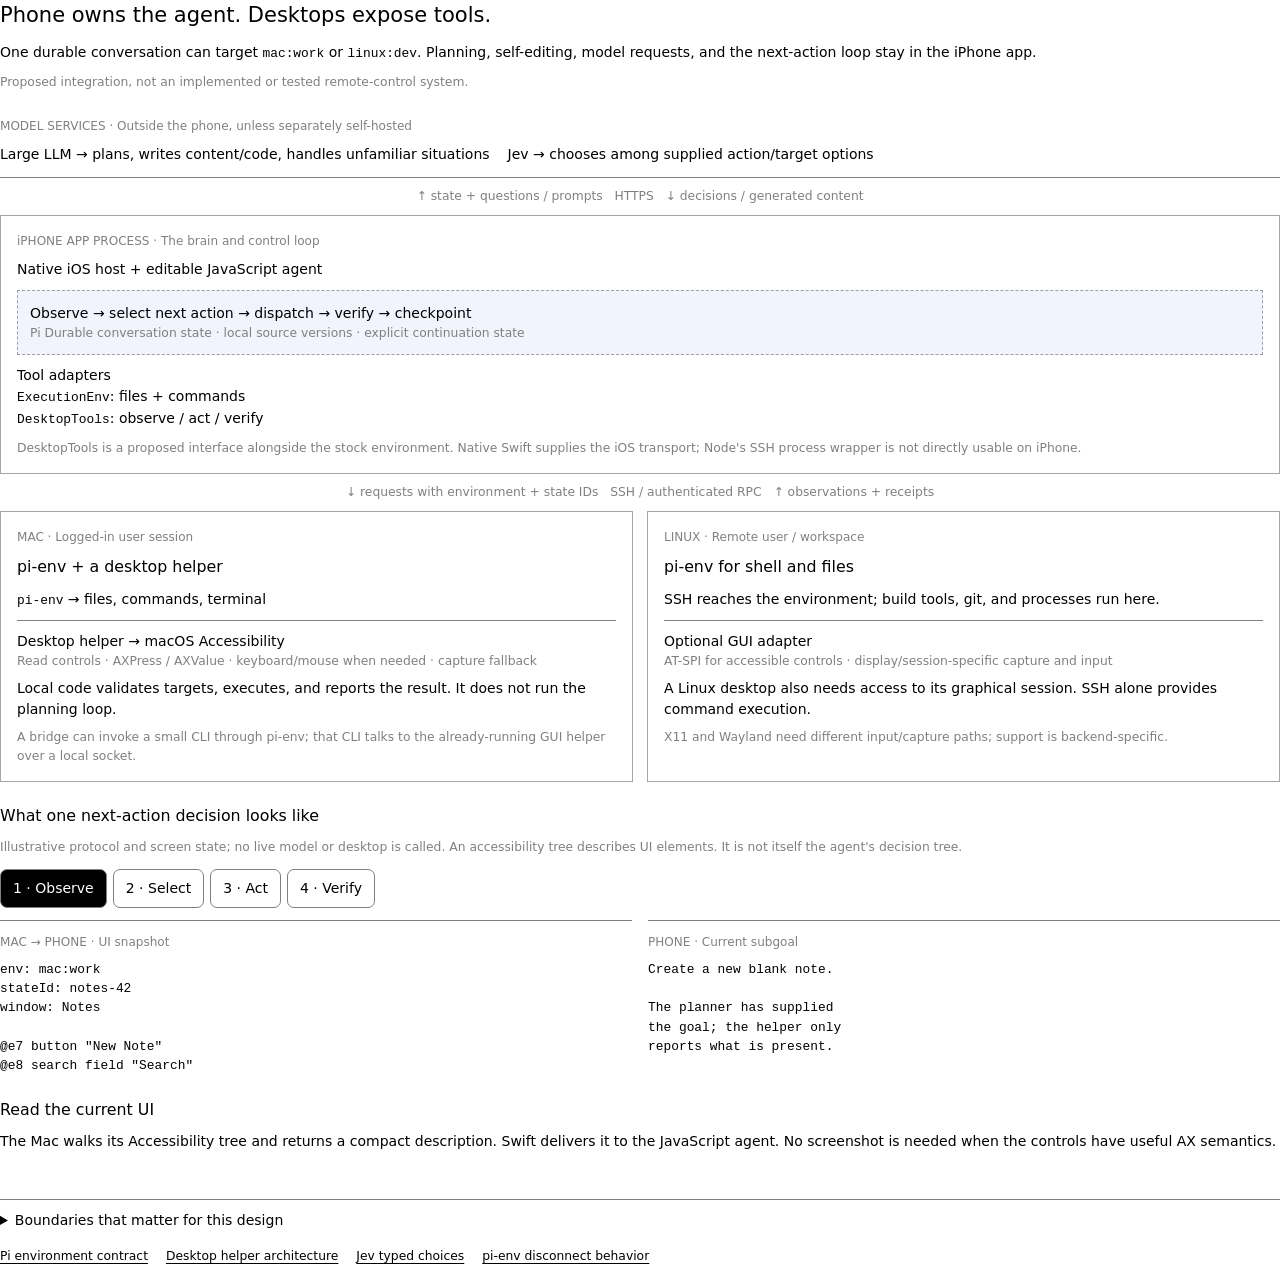
<file: docs/research/pages/phone-desktop-control.html>
<!doctype html>
<html lang="en">
<head>
<meta charset="utf-8"><meta name="viewport" content="width=device-width,initial-scale=1">
<title>Phone brain, desktop hands: Pi environments and Jev</title>
<style>
html,body{background:transparent;color:var(--foreground,CanvasText);color-scheme:light dark}body{margin:0;font-family:var(--font-sans,system-ui);font-size:var(--font-size-base,14px);line-height:1.5}*{box-sizing:border-box}h1,h2,h3,p{margin:0 0 10px}h1{font-size:1.5em;font-weight:500}h2{font-size:1.13em;font-weight:500}h3,strong{font-weight:500}small,.meta{font-size:.88em;color:var(--muted-foreground,GrayText)}small{display:block}code,pre{font-family:var(--font-mono,monospace);font-size:.92em;overflow-wrap:anywhere}pre{white-space:pre-wrap;margin:8px 0}a{color:inherit;text-underline-offset:3px}button{font:inherit;color:inherit;cursor:pointer}button:focus-visible,a:focus-visible{outline:2px solid var(--ring,Highlight);outline-offset:3px}.boundary{border:1px solid color-mix(in srgb,var(--foreground,CanvasText) 35%,transparent);padding:16px;min-width:0}.label{font-size:.86em;color:var(--muted-foreground,GrayText);margin-bottom:9px}.inference{border-bottom:1px solid var(--border,GrayText);padding:8px 0 12px;margin-top:18px}.row{display:flex;flex-wrap:wrap;gap:6px 18px}.connector{text-align:center;color:var(--muted-foreground,GrayText);font-size:.88em;padding:9px 0}.phone{margin:0}.runtime{border:1px dashed color-mix(in srgb,var(--foreground,CanvasText) 35%,transparent);padding:12px;margin-top:10px;background:color-mix(in srgb,var(--chart-1,Highlight) 7%,transparent)}.adapter{margin-top:10px}.machines{display:grid;grid-template-columns:1fr 1fr;gap:14px}.machines p{margin:8px 0}.service{border-top:1px solid var(--border,GrayText);padding-top:10px;margin-top:10px}.snapshot{margin-top:22px}.controls{display:flex;flex-wrap:wrap;gap:6px;margin:12px 0}.controls button{padding:8px 12px;border:1px solid var(--border,GrayText);border-radius:var(--radius,7px);background:transparent}.controls button[aria-pressed=true]{background:var(--primary,CanvasText);color:var(--primary-foreground,Canvas)}.example{display:grid;grid-template-columns:1fr 1fr;gap:16px}.example>div{min-width:0;border-top:1px solid var(--border,GrayText);padding-top:12px}.stage-note{margin-top:14px}.stages{min-height:50px}.notes{border-top:1px solid var(--border,GrayText);padding-top:10px;margin-top:18px}.notes summary{cursor:pointer}.notes p{margin-top:10px}.sources{display:flex;flex-wrap:wrap;gap:8px 18px;font-size:.88em;margin-top:16px}.local-link{font-size:.88em}.meta{margin:6px 0 0}@media(max-width:520px){.machines,.example{grid-template-columns:1fr}.controls button{flex:1 1 40%}.stages{min-height:0}}@media(pointer:coarse){button,summary{min-height:44px}}
</style>
</head>
<body>
<main id="phone-desktop">
<h1>Phone owns the agent. Desktops expose tools.</h1>
<p>One durable conversation can target <code>mac:work</code> or <code>linux:dev</code>. Planning, self-editing, model requests, and the next-action loop stay in the iPhone app.</p>
<p class="meta">Proposed integration, not an implemented or tested remote-control system.</p>

<div class="inference"><div class="label">MODEL SERVICES · Outside the phone, unless separately self-hosted</div><div class="row"><span><strong>Large LLM</strong> → plans, writes content/code, handles unfamiliar situations</span><span><strong>Jev</strong> → chooses among supplied action/target options</span></div></div>
<div class="connector">↑ state + questions / prompts &nbsp; HTTPS &nbsp; ↓ decisions / generated content</div>
<section class="boundary phone" aria-label="iPhone agent host">
<div class="label">iPHONE APP PROCESS · The brain and control loop</div>
<strong>Native iOS host + editable JavaScript agent</strong>
<div class="runtime"><strong>Observe → select next action → dispatch → verify → checkpoint</strong><small>Pi Durable conversation state · local source versions · explicit continuation state</small></div>
<p class="adapter"><strong>Tool adapters</strong><br><code>ExecutionEnv</code>: files + commands<br><code>DesktopTools</code>: observe / act / verify</p>
<small>DesktopTools is a proposed interface alongside the stock environment. Native Swift supplies the iOS transport; Node's SSH process wrapper is not directly usable on iPhone.</small>
</section>
<div class="connector">↓ requests with environment + state IDs &nbsp; SSH / authenticated RPC &nbsp; ↑ observations + receipts</div>
<div class="machines">
<section class="boundary" aria-label="Mac execution environment">
 <div class="label">MAC · Logged-in user session</div>
 <h2>pi-env + a desktop helper</h2>
 <p><code>pi-env</code> → files, commands, terminal</p>
 <div class="service"><strong>Desktop helper → macOS Accessibility</strong><small>Read controls · AXPress / AXValue · keyboard/mouse when needed · capture fallback</small></div>
 <p>Local code validates targets, executes, and reports the result. It does not run the planning loop.</p>
 <small>A bridge can invoke a small CLI through pi-env; that CLI talks to the already-running GUI helper over a local socket.</small>
</section>
<section class="boundary" aria-label="Linux execution environment">
 <div class="label">LINUX · Remote user / workspace</div>
 <h2>pi-env for shell and files</h2>
 <p>SSH reaches the environment; build tools, git, and processes run here.</p>
 <div class="service"><strong>Optional GUI adapter</strong><small>AT-SPI for accessible controls · display/session-specific capture and input</small></div>
 <p>A Linux desktop also needs access to its graphical session. SSH alone provides command execution.</p>
 <small>X11 and Wayland need different input/capture paths; support is backend-specific.</small>
</section>
</div>

<section class="snapshot">
<h2>What one next-action decision looks like</h2>
<p class="meta">Illustrative protocol and screen state; no live model or desktop is called. An accessibility tree describes UI elements. It is not itself the agent's decision tree.</p>
<div class="controls" aria-label="Step through a desktop action">
<button data-stage="0" aria-pressed="true">1 · Observe</button><button data-stage="1" aria-pressed="false">2 · Select</button><button data-stage="2" aria-pressed="false">3 · Act</button><button data-stage="3" aria-pressed="false">4 · Verify</button>
</div>
<div class="example">
 <div><div class="label" id="left-label"></div><pre id="left-code"></pre></div>
 <div><div class="label" id="right-label"></div><pre id="right-code"></pre></div>
</div>
<div class="stage-note" aria-live="polite"><h2 id="stage-title"></h2><p class="stages" id="stage-description"></p></div>
</section>

<details class="notes"><summary>Boundaries that matter for this design</summary>
<p><strong>GUI authority lives on the Mac.</strong> The native helper needs Accessibility permission. Images need the separate screen-capture permission. An SSH login does not itself grant either. Keep the helper in the intended logged-in desktop session; an unlocked interactive desktop is the baseline for full input control.</p>
<p><strong>Element refs belong to an observation.</strong> Bind actions to environment, desktop/window identity, state ID, and target ref. Re-observe changed state and serialize shared keyboard/mouse use. A successfully delivered event is not proof that the application did the intended thing.</p>
<p><strong>Phone suspension pauses the brain.</strong> Remote hands cannot keep the iPhone's JS loop alive. After reconnecting, inspect pending action receipts and fresh UI state before choosing another action. A durable log is not an exactly-once guarantee for desktop side effects.</p>
<p><strong>Stock pi-env has connection-bound command lifetime.</strong> In the reviewed protocol revision, loss of stdin or 30 seconds without incoming data kills daemon-owned command groups. Persistent desktop execution/receipts require an independently hosted helper; a background shell command is not sufficient.</p>
<p><strong>Accessibility is incomplete in some apps.</strong> Prefer APIs/CLI for structured work, then AX controls, then browser DOM or screenshots/input for surfaces with missing semantics. Jev selects from candidates; it does not generate an email or implement an unknown tool. Ask the planner for that content or behavior.</p>
</details>
<div class="sources">
<a href="https://github.com/earendil-works/pi/blob/8efd314fa3d3232ce197d8d7a6a5660530b9d83e/packages/env/README.md" target="_blank" rel="noreferrer">Pi environment contract</a>
<a href="https://github.com/injaneity/pi-computer-use/blob/main/docs/content/docs/explanation/architecture.mdx" target="_blank" rel="noreferrer">Desktop helper architecture</a>
<a href="https://docs.typesafe.ai/primitives/choice" target="_blank" rel="noreferrer">Jev typed choices</a>
<a href="https://github.com/earendil-works/pi/blob/8efd314fa3d3232ce197d8d7a6a5660530b9d83e/packages/env/docs/protocol.md#liveness" target="_blank" rel="noreferrer">pi-env disconnect behavior</a>
</div>
</main>
<script>
(() => {
 const root = document.getElementById('phone-desktop');
 const stages = [
 ['MAC → PHONE · UI snapshot','env: mac:work\nstateId: notes-42\nwindow: Notes\n\n@e7 button "New Note"\n@e8 search field "Search"','PHONE · Current subgoal','Create a new blank note.\n\nThe planner has supplied\nthe goal; the helper only\nreports what is present.','Read the current UI','The Mac walks its Accessibility tree and returns a compact description. Swift delivers it to the JavaScript agent. No screenshot is needed when the controls have useful AX semantics.'],
 ['PHONE → JEV · Defined choices','State: goal + notes-42\n\npress_new: press @e7\nfocus_search: focus @e8\nwait: observe again\nblocked: cannot proceed','JEV → PHONE · Typed answer','choice: "press_new"\nprobabilities: { … }\nconfidence: <model value>\n\nNo invented tool call.','Choose among actions your code supplied','The phone asks Jev for a narrow decision and receives a choice plus probabilities/confidence. The application maps that choice to a predefined action. It can escalate an uncertain result to the larger LLM.'],
 ['PHONE → MAC · Action request','env: mac:work\nstateId: notes-42\nactionId: a-17\noperation: press\ntarget: @e7','MAC · Grounding + delivery','Check desktop/window.\nCheck target freshness.\nResolve @e7 to AX object.\nPerform AXPress.\nRecord delivery outcome.','Execute on the desktop','The helper uses the Mac’s OS APIs. The phone never receives an AXUIElement pointer; it sends a state-scoped reference. These messages are a proposed adapter format, not the stock pi-env wire schema.'],
 ['MAC → PHONE · New observation','stateId: notes-43\n\n+ @e9 text area "Note"\n+ value: ""\n+ focused: true\n\nreceipt: a-17','PHONE · Verify + continue','Observed: blank note\neditor is present.\n\nCommit result to local log.\nChoose the next subgoal\nor report completion.','Verify the effect, then decide again','The next observation is the evidence. If delivery or effect is uncertain, observe again instead of replaying the click blindly. The phone remains the owner of the loop and durable conversation.']
 ];
 root.querySelectorAll('[data-stage]').forEach(button => button.addEventListener('click', () => {
  const i=Number(button.dataset.stage), s=stages[i];
  root.querySelectorAll('[data-stage]').forEach(el=>el.setAttribute('aria-pressed',String(el===button)));
  ['left-label','left-code','right-label','right-code','stage-title','stage-description'].forEach((id,n)=>root.querySelector('#'+id).textContent=s[n]);
 }));
 root.querySelector('[data-stage="0"]').click();
})();
</script>
</body>
</html>
</file>
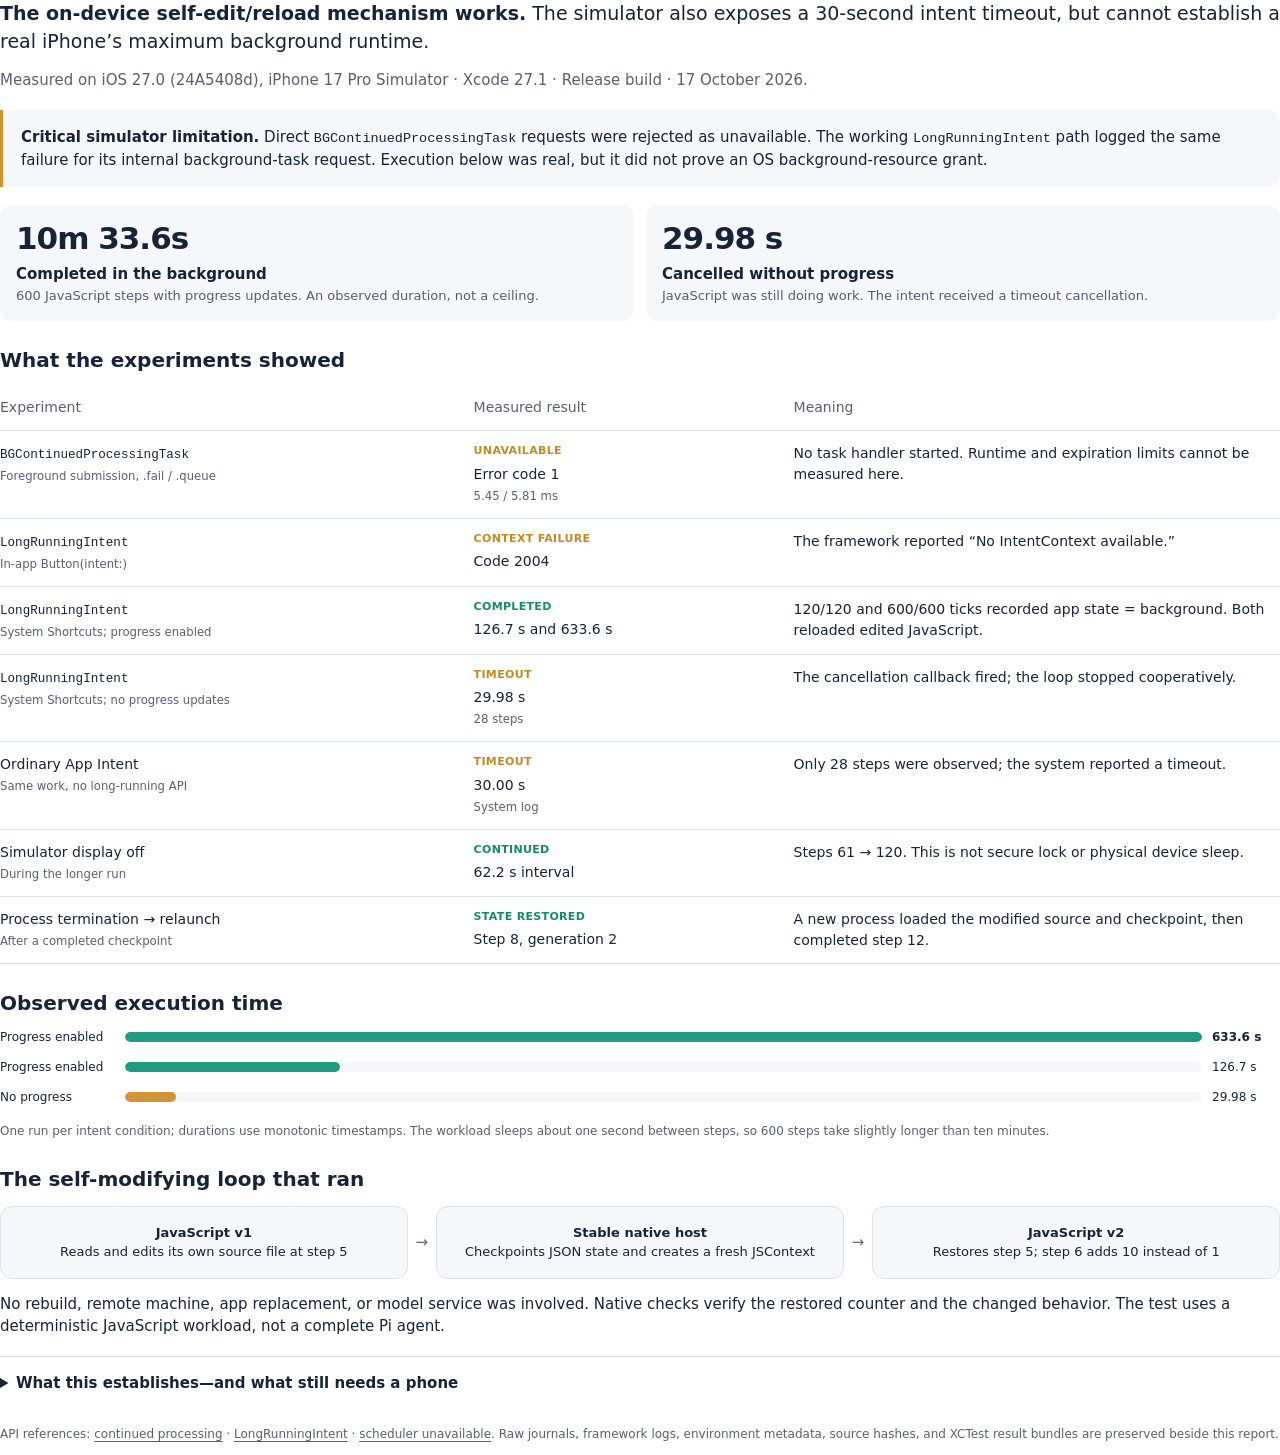
<file: docs/research/pages/report.html>
<!doctype html>
<html lang="en"><head><meta charset="utf-8"><meta name="viewport" content="width=device-width,initial-scale=1">
<title>iOS 27 background execution: measured results</title>
<style>
:root{--report-fg:#172338;--report-muted:#5f6b7b;--report-border:#dce2ea;--report-card:#f5f7fa}
@media(prefers-color-scheme:dark){:root{--report-fg:#e6edf6;--report-muted:#a1aec1;--report-border:#3a4451;--report-card:#242b35}}
*{box-sizing:border-box}html,body{margin:0;background:transparent;color:var(--foreground,var(--report-fg));font:15px/1.5 var(--font-sans,system-ui,sans-serif)}p{margin:0 0 14px}h2{font-size:20px;line-height:1.3;margin:26px 0 12px}small,.muted{color:var(--muted-foreground,var(--report-muted))}code{font-size:.9em;overflow-wrap:anywhere}a{color:inherit;text-underline-offset:3px}strong{font-weight:650}.lead{font-size:19px;line-height:1.45}.caveat{border-left:3px solid #ce9425;background:var(--card,var(--report-card));padding:16px 18px;border-radius:0 var(--radius,12px) var(--radius,12px) 0;margin:18px 0}.metrics{display:grid;grid-template-columns:1fr 1fr;gap:12px;margin:18px 0}.metric{background:var(--card,var(--report-card));border-radius:var(--radius,12px);padding:16px}.number{font-size:31px;line-height:1.1;font-weight:700;letter-spacing:-1px;margin-bottom:8px}.label{font-size:13px;color:var(--muted-foreground,var(--report-muted))}table{width:100%;border-collapse:collapse;font-size:14px}th{text-align:left;color:var(--muted-foreground,var(--report-muted));font-weight:500}th,td{padding:12px 8px 12px 0;vertical-align:top;border-bottom:1px solid var(--border,var(--report-border))}th:first-child{width:37%}th:nth-child(2){width:25%}.status{font-size:11px;font-weight:700;letter-spacing:.03em;color:#168a67;display:block;margin-bottom:4px}.limited{color:#c08b25}.flow{display:grid;grid-template-columns:1fr auto 1fr auto 1fr;gap:8px;align-items:center;margin:14px 0}.node{padding:16px;background:var(--card,var(--report-card));border:1px solid var(--border,var(--report-border));border-radius:var(--radius,12px);font-size:13px;text-align:center}.arrow{color:var(--muted-foreground,var(--report-muted))}.barrow{display:grid;grid-template-columns:115px 1fr 68px;gap:10px;align-items:center;font-size:12px;margin:12px 0}.track{height:10px;background:var(--card,var(--report-card));border-radius:5px;overflow:hidden}.bar{height:100%;background:#219c83;border-radius:5px}.bar.timeout{background:#d09635}.fine{font-size:12px;color:var(--muted-foreground,var(--report-muted));margin-top:16px}details{border-top:1px solid var(--border,var(--report-border));padding:15px 0;margin-top:18px}summary{cursor:pointer;font-weight:600}details p{margin-top:12px}@media(max-width:480px){.lead{font-size:17px}.number{font-size:27px}.metric{padding:16px}th,td{font-size:12px;padding-right:6px}.flow{grid-template-columns:1fr}.arrow{transform:rotate(90deg);text-align:center}.node{text-align:left}.barrow{grid-template-columns:99px 1fr 61px;gap:7px}}
small,.muted,.label,th,.fine{color:color-mix(in srgb,var(--foreground,var(--report-fg)) 72%,transparent)}
</style></head><body>
<p class="lead"><strong>The on-device self-edit/reload mechanism works.</strong> The simulator also exposes a 30-second intent timeout, but cannot establish a real iPhone’s maximum background runtime.</p>
<p class="muted">Measured on iOS 27.0 (24A5408d), iPhone 17 Pro Simulator · Xcode 27.1 · Release build · 17 October 2026.</p>
<div class="caveat"><strong>Critical simulator limitation.</strong> Direct <code>BGContinuedProcessingTask</code> requests were rejected as unavailable. The working <code>LongRunningIntent</code> path logged the same failure for its internal background-task request. Execution below was real, but it did not prove an OS background-resource grant.</div>
<div class="metrics"><div class="metric"><div class="number">10m 33.6s</div><strong>Completed in the background</strong><div class="label">600 JavaScript steps with progress updates. An observed duration, not a ceiling.</div></div><div class="metric"><div class="number">29.98 s</div><strong>Cancelled without progress</strong><div class="label">JavaScript was still doing work. The intent received a timeout cancellation.</div></div></div>
<h2>What the experiments showed</h2>
<table><thead><tr><th>Experiment</th><th>Measured result</th><th>Meaning</th></tr></thead><tbody>
<tr><td><code>BGContinuedProcessingTask</code><br><small>Foreground submission, .fail / .queue</small></td><td><span class="status limited">UNAVAILABLE</span>Error code 1<br><small>5.45 / 5.81 ms</small></td><td>No task handler started. Runtime and expiration limits cannot be measured here.</td></tr>
<tr><td><code>LongRunningIntent</code><br><small>In-app Button(intent:)</small></td><td><span class="status limited">CONTEXT FAILURE</span>Code 2004</td><td>The framework reported “No IntentContext available.”</td></tr>
<tr><td><code>LongRunningIntent</code><br><small>System Shortcuts; progress enabled</small></td><td><span class="status">COMPLETED</span>126.7 s and 633.6 s</td><td>120/120 and 600/600 ticks recorded app state = background. Both reloaded edited JavaScript.</td></tr>
<tr><td><code>LongRunningIntent</code><br><small>System Shortcuts; no progress updates</small></td><td><span class="status limited">TIMEOUT</span>29.98 s<br><small>28 steps</small></td><td>The cancellation callback fired; the loop stopped cooperatively.</td></tr>
<tr><td>Ordinary App Intent<br><small>Same work, no long-running API</small></td><td><span class="status limited">TIMEOUT</span>30.00 s<br><small>System log</small></td><td>Only 28 steps were observed; the system reported a timeout.</td></tr>
<tr><td>Simulator display off<br><small>During the longer run</small></td><td><span class="status">CONTINUED</span>62.2 s interval</td><td>Steps 61 → 120. This is not secure lock or physical device sleep.</td></tr>
<tr><td>Process termination → relaunch<br><small>After a completed checkpoint</small></td><td><span class="status">STATE RESTORED</span>Step 8, generation 2</td><td>A new process loaded the modified source and checkpoint, then completed step 12.</td></tr>
</tbody></table>
<h2>Observed execution time</h2>
<div class="barrow"><span>Progress enabled</span><div class="track"><div class="bar" style="width:100%"></div></div><strong>633.6 s</strong></div>
<div class="barrow"><span>Progress enabled</span><div class="track"><div class="bar" style="width:19.99%"></div></div><span>126.7 s</span></div>
<div class="barrow"><span>No progress</span><div class="track"><div class="bar timeout" style="width:4.73%"></div></div><span>29.98 s</span></div>
<p class="fine">One run per intent condition; durations use monotonic timestamps. The workload sleeps about one second between steps, so 600 steps take slightly longer than ten minutes.</p>
<h2>The self-modifying loop that ran</h2>
<div class="flow"><div class="node"><strong>JavaScript v1</strong><br>Reads and edits its own source file at step 5</div><span class="arrow">→</span><div class="node"><strong>Stable native host</strong><br>Checkpoints JSON state and creates a fresh JSContext</div><span class="arrow">→</span><div class="node"><strong>JavaScript v2</strong><br>Restores step 5; step 6 adds 10 instead of 1</div></div>
<p>No rebuild, remote machine, app replacement, or model service was involved. Native checks verify the restored counter and the changed behavior. The test uses a deterministic JavaScript workload, not a complete Pi agent.</p>
<details><summary>What this establishes—and what still needs a phone</summary><p>The local source mutation, runtime replacement, checkpoint restoration, system intent invocation, progress timeout, and cancellation handling were exercised. The ten-minute run had a maximum observed tick gap of 1.072 seconds.</p><p>A physical iPhone is still required to measure admitted background-task lifetime, secure lock, battery/thermal/memory pressure, Live Activity cancellation, and real network/model delays. The simulator results do not demonstrate unattended 24/7 execution.</p><p>Source and checkpoint writes are separate in this spike. Recovery was tested after a complete checkpoint; a production host needs atomic version activation and recovery for crashes during the handover. Only explicit JSON state is restored, not arbitrary JavaScript stacks or closures.</p><p>After the display experiment, the simulator reported power on but showed a black screen. Later UI testing required a simulator restart and Home press. A separate URL-based recovery harness encountered an Open-in-app confirmation; the final recovery test used native UI buttons.</p></details>
<p class="fine">API references: <a href="https://developer.apple.com/documentation/backgroundtasks/performing-long-running-tasks-on-ios-and-ipados">continued processing</a> · <a href="https://developer.apple.com/documentation/appintents/longrunningintent">LongRunningIntent</a> · <a href="https://developer.apple.com/documentation/backgroundtasks/bgtaskscheduler/error/code/unavailable">scheduler unavailable</a>. Raw journals, framework logs, environment metadata, source hashes, and XCTest result bundles are preserved beside this report.</p>
</body></html>
</file>
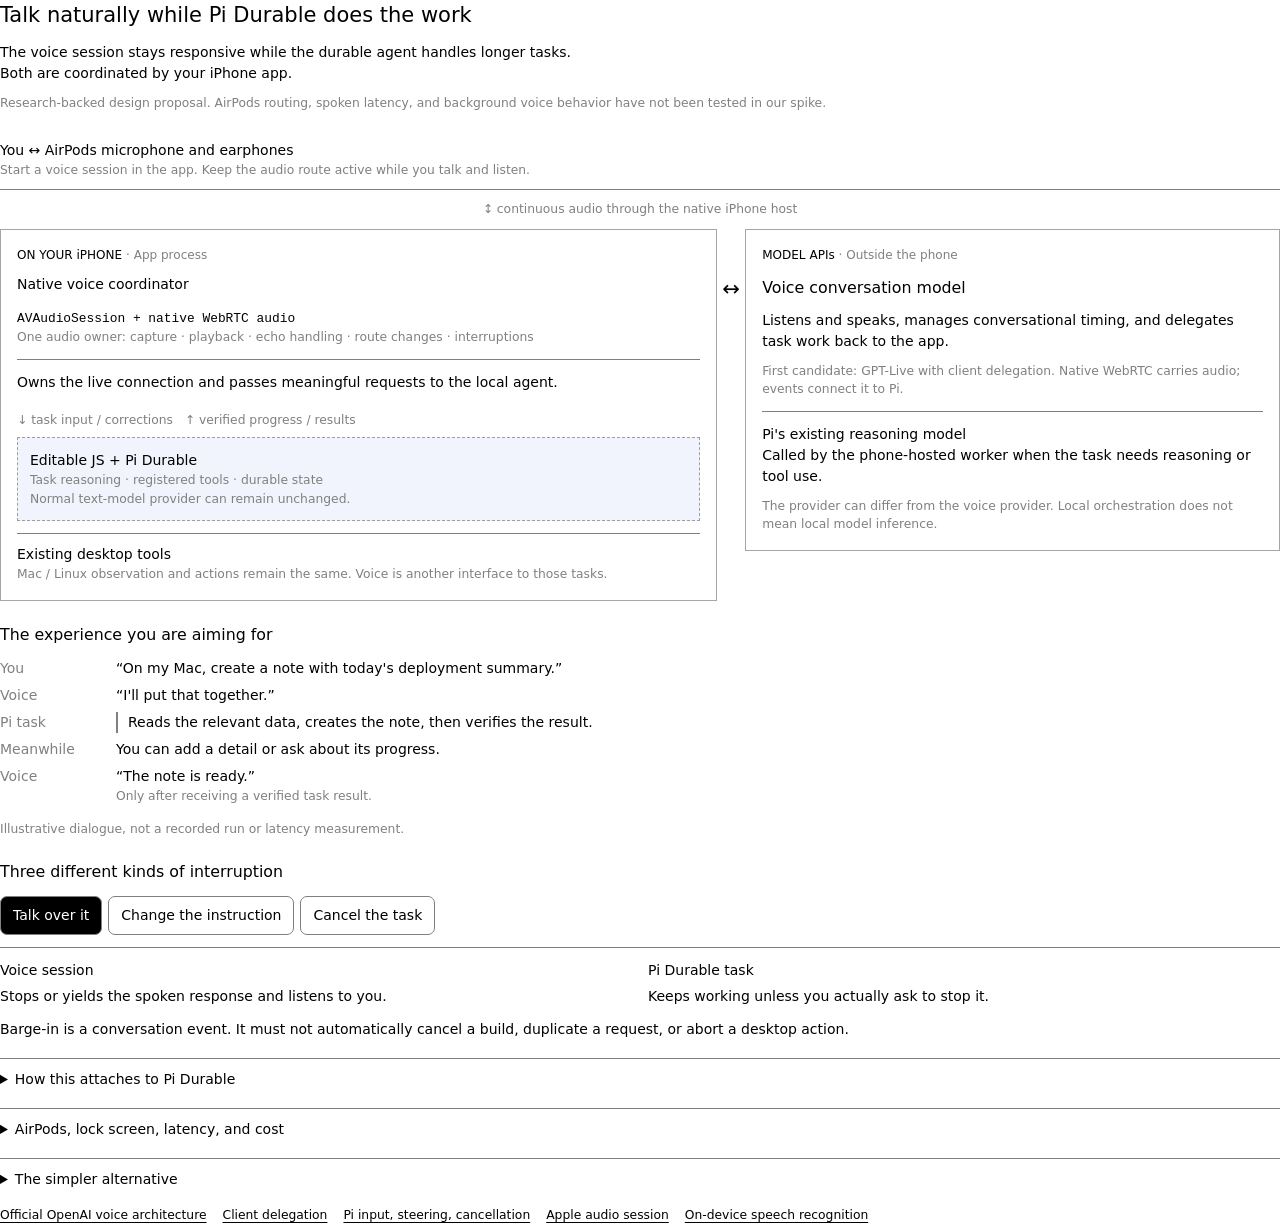
<file: docs/research/pages/voice-interface.html>
<!doctype html>
<html lang="en">
<head>
<meta charset="utf-8"><meta name="viewport" content="width=device-width,initial-scale=1">
<title>AirPods voice interface for a phone-hosted Pi Durable agent</title>
<style>
html,body{background:transparent;color:var(--foreground,CanvasText);color-scheme:light dark}body{margin:0;font-family:var(--font-sans,system-ui);font-size:var(--font-size-base,14px);line-height:1.5}*{box-sizing:border-box}h1,h2,h3,p{margin:0 0 10px}h1{font-size:1.5em;font-weight:500}h2{font-size:1.13em;font-weight:500}h3,strong{font-weight:500}small,.meta{font-size:.88em;color:var(--muted-foreground,GrayText)}small{display:block}code{font-family:var(--font-mono,monospace);font-size:.92em;overflow-wrap:anywhere}a{color:inherit;text-underline-offset:3px}.intro{max-width:65ch}.airpods{margin-top:18px;padding:10px 0;border-bottom:1px solid var(--border,GrayText)}.arrow{text-align:center;padding:10px 0;color:var(--muted-foreground,GrayText);font-size:.88em}.zones{display:grid;grid-template-columns:minmax(0,1.18fr) 28px minmax(0,.88fr);align-items:start}.boundary{border:1px solid color-mix(in srgb,var(--foreground,CanvasText) 35%,transparent);padding:16px;min-width:0}.label{font-size:.86em;color:var(--muted-foreground,GrayText);margin-bottom:10px}.label strong{color:var(--foreground,CanvasText)}.native{margin:12px 0;padding-bottom:12px;border-bottom:1px solid var(--border,GrayText)}.agent{padding:12px;border:1px dashed color-mix(in srgb,var(--foreground,CanvasText) 35%,transparent);background:color-mix(in srgb,var(--chart-1,Highlight) 7%,transparent)}.bridge{font-size:.88em;color:var(--muted-foreground,GrayText);padding:8px 0}.link{padding-top:45px;text-align:center;font-size:1.5em}.cloud h2{margin-top:12px}.cloud .divide{border-top:1px solid var(--border,GrayText);padding-top:12px;margin-top:12px}.tools{margin-top:12px;padding-top:10px;border-top:1px solid var(--border,GrayText)}.example{margin-top:22px}.exchange{display:grid;grid-template-columns:100px 1fr;gap:6px 16px;margin-top:12px}.exchange dt{color:var(--muted-foreground,GrayText)}.exchange dd{margin:0}.exchange .work{padding-left:10px;border-left:2px solid var(--border,GrayText)}.controls{display:flex;flex-wrap:wrap;gap:6px;margin:12px 0}.controls button{font:inherit;color:inherit;background:transparent;border:1px solid var(--border,GrayText);border-radius:var(--radius,7px);padding:8px 12px;cursor:pointer}.controls button[aria-pressed=true]{background:var(--primary,CanvasText);color:var(--primary-foreground,Canvas)}button:focus-visible,a:focus-visible{outline:2px solid var(--ring,Highlight);outline-offset:3px}.effect{display:grid;grid-template-columns:1fr 1fr;gap:16px;border-top:1px solid var(--border,GrayText);padding-top:12px}.effect strong{display:block;margin-bottom:5px}.effect p{margin:0}.explain{margin-top:12px}.notes{border-top:1px solid var(--border,GrayText);margin-top:18px;padding-top:10px}.notes summary{cursor:pointer}.notes p{margin-top:12px}.sources{display:flex;gap:8px 16px;flex-wrap:wrap;margin-top:16px;font-size:.88em}@media(max-width:520px){.zones{grid-template-columns:1fr}.link{padding:8px 0}.link span{display:inline-block;transform:rotate(90deg)}.effect{grid-template-columns:1fr;gap:12px}.exchange{grid-template-columns:74px 1fr;gap:8px}.controls button{flex:1 1 42%}}@media(pointer:coarse){button,summary{min-height:44px}}
</style>
</head>
<body>
<main id="voice-pi">
<h1>Talk naturally while Pi Durable does the work</h1>
<p class="intro">The voice session stays responsive while the durable agent handles longer tasks. Both are coordinated by your iPhone app.</p>
<p class="meta">Research-backed design proposal. AirPods routing, spoken latency, and background voice behavior have not been tested in our spike.</p>
<div class="airpods"><strong>You ↔ AirPods microphone and earphones</strong><small>Start a voice session in the app. Keep the audio route active while you talk and listen.</small></div>
<div class="arrow">↕ continuous audio through the native iPhone host</div>
<div class="zones">
<section class="boundary" aria-label="Native iPhone host and durable agent">
 <div class="label"><strong>ON YOUR iPHONE</strong> · App process</div>
 <strong>Native voice coordinator</strong>
 <div class="native"><code>AVAudioSession + native WebRTC audio</code><small>One audio owner: capture · playback · echo handling · route changes · interruptions</small></div>
 <p>Owns the live connection and passes meaningful requests to the local agent.</p>
 <div class="bridge">↓ task input / corrections &nbsp; ↑ verified progress / results</div>
 <div class="agent"><strong>Editable JS + Pi Durable</strong><small>Task reasoning · registered tools · durable state<br>Normal text-model provider can remain unchanged.</small></div>
 <div class="tools"><strong>Existing desktop tools</strong><small>Mac / Linux observation and actions remain the same. Voice is another interface to those tasks.</small></div>
</section>
<div class="link" aria-label="Network communication"><span>↔</span></div>
<section class="boundary cloud" aria-label="Remote model services">
 <div class="label"><strong>MODEL APIs</strong> · Outside the phone</div>
 <h2>Voice conversation model</h2>
 <p>Listens and speaks, manages conversational timing, and delegates task work back to the app.</p>
 <small>First candidate: GPT-Live with client delegation. Native WebRTC carries audio; events connect it to Pi.</small>
 <div class="divide"><strong>Pi's existing reasoning model</strong><p>Called by the phone-hosted worker when the task needs reasoning or tool use.</p><small>The provider can differ from the voice provider. Local orchestration does not mean local model inference.</small></div>
</section>
</div>

<section class="example">
<h2>The experience you are aiming for</h2>
<dl class="exchange">
 <dt>You</dt><dd>“On my Mac, create a note with today's deployment summary.”</dd>
 <dt>Voice</dt><dd>“I'll put that together.”</dd>
 <dt>Pi task</dt><dd class="work">Reads the relevant data, creates the note, then verifies the result.</dd>
 <dt>Meanwhile</dt><dd>You can add a detail or ask about its progress.</dd>
 <dt>Voice</dt><dd>“The note is ready.” <small>Only after receiving a verified task result.</small></dd>
</dl>
<p class="meta">Illustrative dialogue, not a recorded run or latency measurement.</p>
</section>

<section class="example">
<h2>Three different kinds of interruption</h2>
<div class="controls" aria-label="Choose a voice interruption">
 <button data-action="speech" aria-pressed="true">Talk over it</button>
 <button data-action="steer" aria-pressed="false">Change the instruction</button>
 <button data-action="cancel" aria-pressed="false">Cancel the task</button>
</div>
<div class="effect" aria-live="polite"><div><strong>Voice session</strong><p id="voice-effect"></p></div><div><strong>Pi Durable task</strong><p id="pi-effect"></p></div></div>
<p class="explain" id="effect-detail"></p>
</section>

<details class="notes"><summary>How this attaches to Pi Durable</summary>
<p><strong>Use a small adapter, not a new audio provider inside Pi.</strong> In the inspected revision, Pi's normal message contract handles text/images, not a live audio stream. The native coordinator collects voice context, admits a task through <code>Conversation.submit</code>, and watches message/tool events.</p>
<p><strong>Client delegation needs application context.</strong> GPT-Live's delegation event contains an ID, not the task text. Assemble the relevant transcript and app state; associate the delegation with the Pi submission. Deduplicate admission with a stable request ID, rather than sending every partial transcript fragment as a new command.</p>
<p><strong>One owner executes tools.</strong> Pi owns tool execution. The voice model receives brief verified results and useful status. For GPT-Live, <code>session.commentary.append</code> supplies information to speak; <code>session.thinking.append</code> supplies quiet context. Do not route the same request into two independent tool loops.</p>
<p><strong>Persist tasks, not audio packets.</strong> Store commands, corrections, task IDs, outcomes, and relevant conversation records. Keep live audio processing outside the durable commit loop. Reconnect a fresh audio session after a process restart and restore concise context from the local records.</p>
<p><strong>Preserve the native session during a JS reload.</strong> The audio coordinator stays in the stable host while the editable worker changes. In-flight delegations need a durable mapping to task IDs; reattach to pending work instead of replaying desktop actions.</p>
</details>
<details class="notes"><summary>AirPods, lock screen, latency, and cost</summary>
<p><strong>Audio route:</strong> use <code>.playAndRecord</code> with <code>.voiceChat</code>, voice processing, and a Bluetooth hands-free route. Handle AirPods disconnects and phone-call interruptions. Apple's high-quality Bluetooth recording mode can increase latency and is not its recommendation for real-time communication.</p>
<p><strong>Screen locked:</strong> with microphone permission and the audio background mode, an active audio conversation can continue after backgrounding or locking. This is not an unrestricted, permanently listening wake-word service. Start with a user-initiated session and test lock/unlock on the actual AirPods and iPhone.</p>
<p><strong>Fast replies:</strong> keep the connection warm, stream audio, tune turn-taking, and let the voice layer acknowledge a request before a long task completes. Measure end-of-speech → first audible reply separately from time to verified task completion. No subsecond guarantee follows from choosing a realtime API.</p>
<p><strong>Session cost:</strong> current GPT-Live documentation bills the live session by duration, with backend model/tool usage separate. Design explicit start/stop and idle behavior; do not assume an open, quiet session is free.</p>
</details>
<details class="notes"><summary>The simpler alternative</summary>
<p><strong>Streaming speech recognition → Pi → streaming speech synthesis.</strong> This closely follows Pi's existing text workflow and allows more component choice. Apple's SpeechAnalyzer/SpeechTranscriber is an on-device recognition option, subject to device/language/model-asset support. It still needs speech playback and turn-taking logic.</p>
<p>The tradeoff is that you manage recognition timing, interruption, and speech output yourself, and the spoken answer often waits on the text agent. It can be made responsive, but full-duplex conversation is more work than adding a microphone button.</p>
</details>
<div class="sources">
<a href="https://developers.openai.com/api/docs/guides/live" target="_blank" rel="noreferrer">Official OpenAI voice architecture</a>
<a href="https://developers.openai.com/api/docs/guides/live-delegation?delegation-mode=client" target="_blank" rel="noreferrer">Client delegation</a>
<a href="https://github.com/finnvoor/PiDurableKit/blob/1305a72ffe5ea29a9f5e7d576a7cf9334189c1ef/Sources/PiDurableKit/Conversation.swift" target="_blank" rel="noreferrer">Pi input, steering, cancellation</a>
<a href="https://developer.apple.com/documentation/avfaudio/avaudiosession/category-swift.struct/playandrecord" target="_blank" rel="noreferrer">Apple audio session</a>
<a href="https://developer.apple.com/videos/play/wwdc2025/277/" target="_blank" rel="noreferrer">On-device speech recognition</a>
</div>
</main>
<script>
(() => {
 const root=document.getElementById('voice-pi');
 const effects={
  speech:["Stops or yields the spoken response and listens to you.","Keeps working unless you actually ask to stop it.","Barge-in is a conversation event. It must not automatically cancel a build, duplicate a request, or abort a desktop action."],
  steer:["Acknowledges the correction immediately.","Admits the new instruction with whenBusy: .steer; it joins after the current tool round.","Example: ‘Use the Linux machine instead.’ Pi steering is not instant preemption of an in-flight tool; the UI must reflect whether the change has been applied."],
  cancel:["Acknowledges the stop request, then reports what actually stopped.","The adapter invokes cancellation for the intended job/conversation, such as Conversation.abort().","Cancellation is cooperative and does not undo effects already delivered to macOS. Re-observe any ambiguous desktop action before deciding what to do next."]
 };
 root.querySelectorAll('[data-action]').forEach(button=>button.addEventListener('click',()=>{
  root.querySelectorAll('[data-action]').forEach(el=>el.setAttribute('aria-pressed',String(el===button)));
  const value=effects[button.dataset.action];
  ['voice-effect','pi-effect','effect-detail'].forEach((id,i)=>root.querySelector('#'+id).textContent=value[i]);
 }));
 root.querySelector('[data-action="speech"]').click();
})();
</script>
</body>
</html>
</file>
